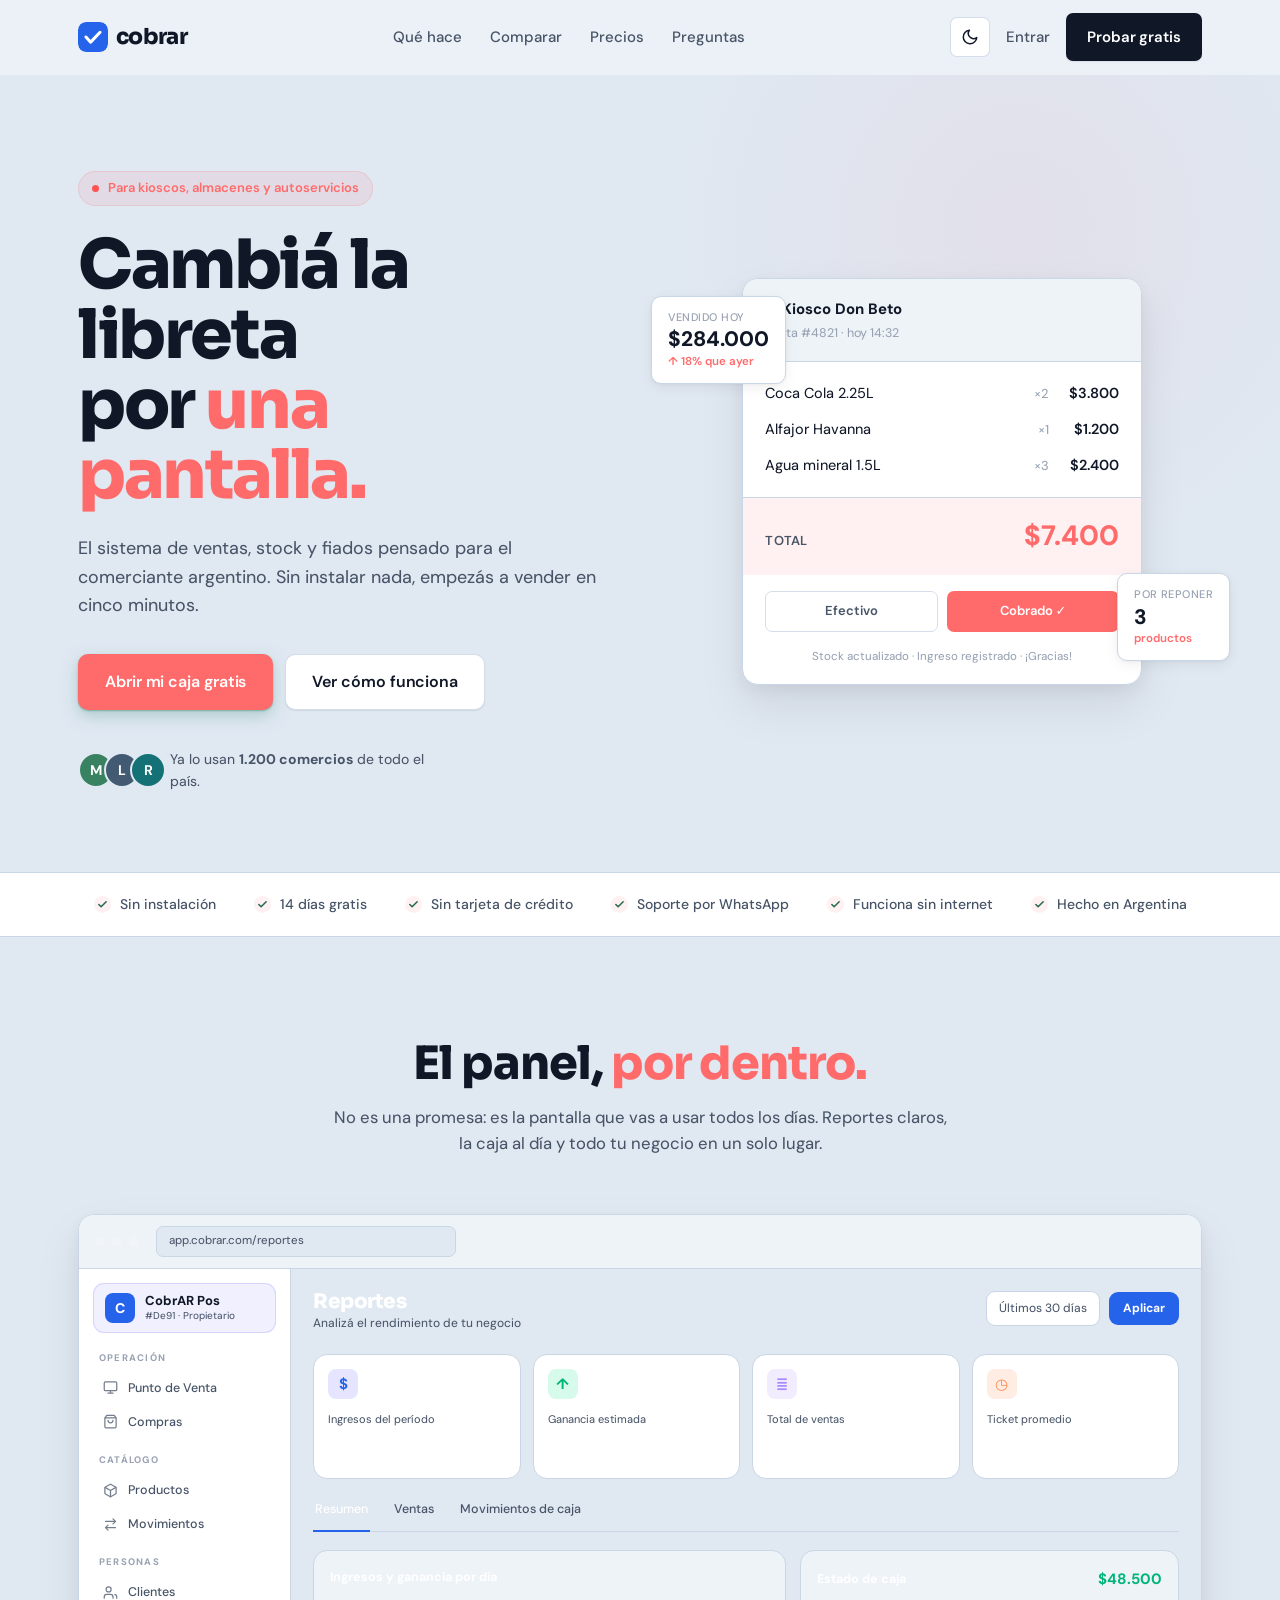
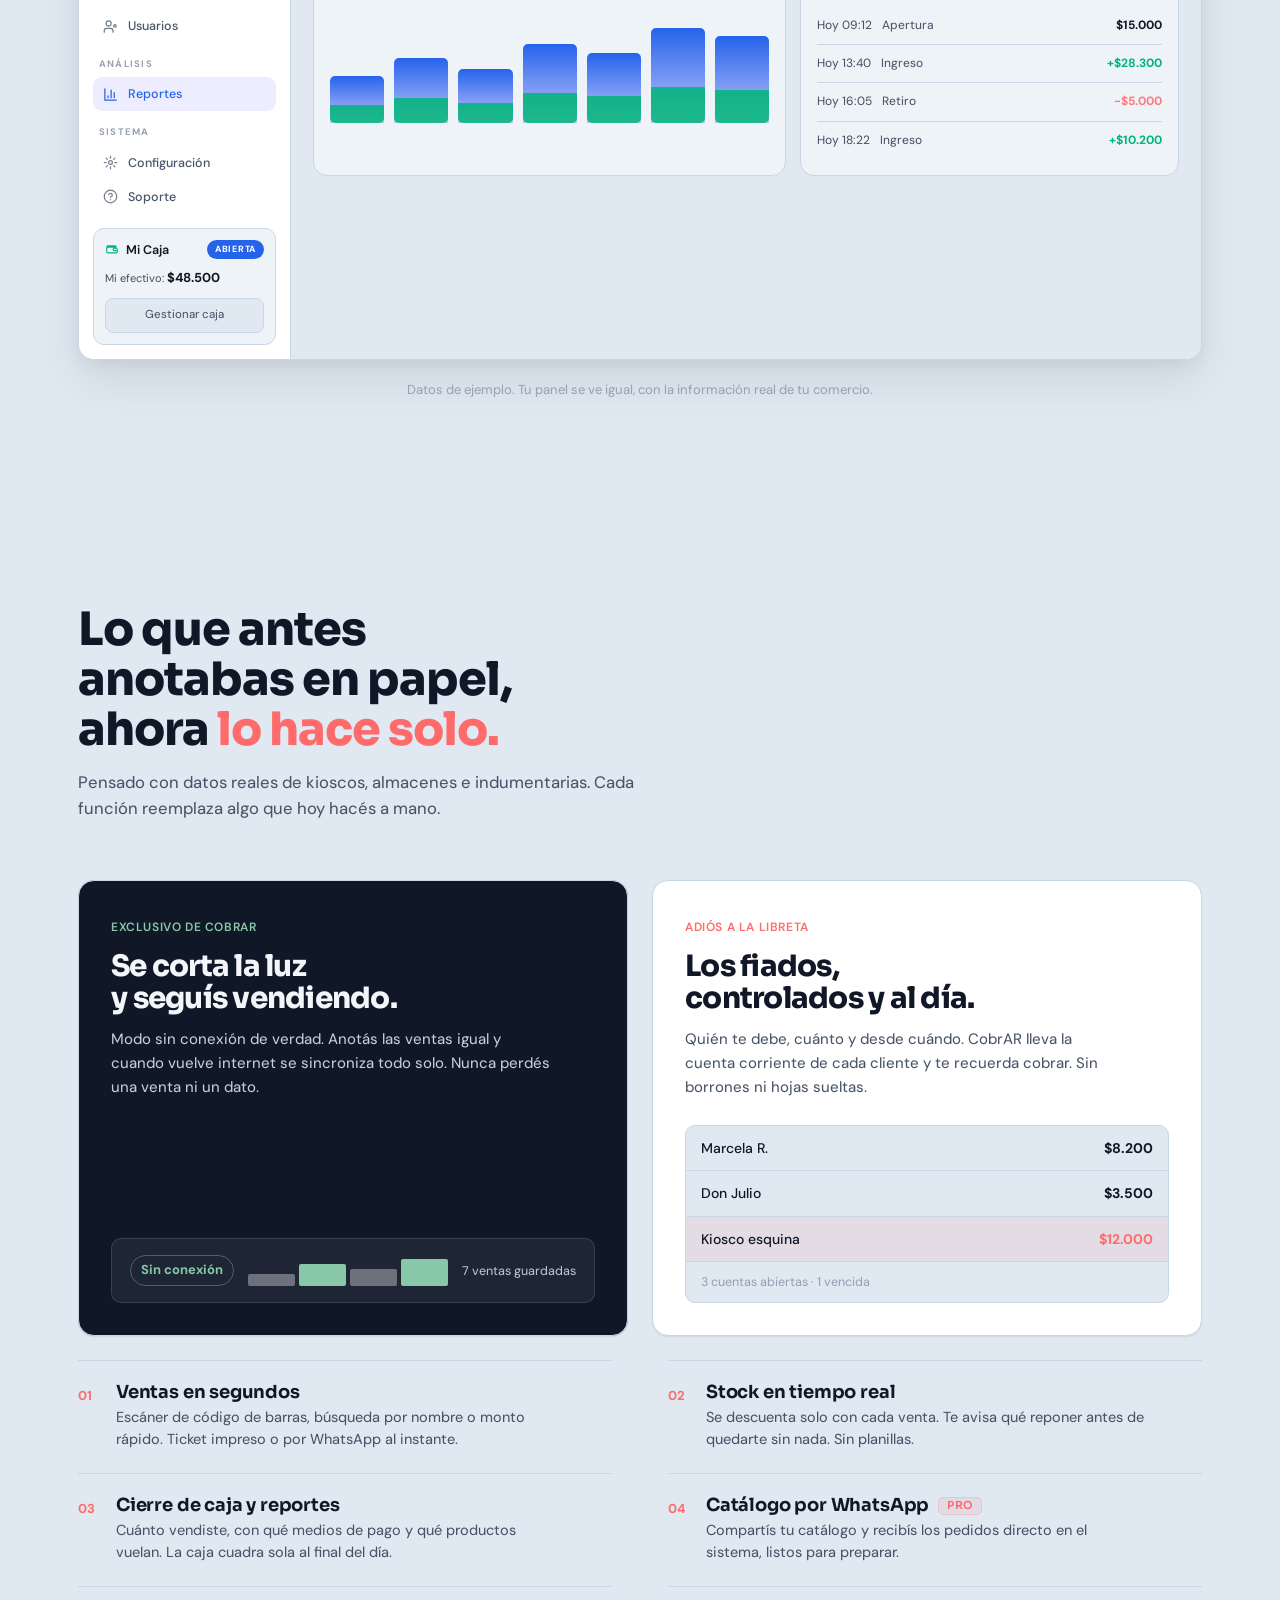
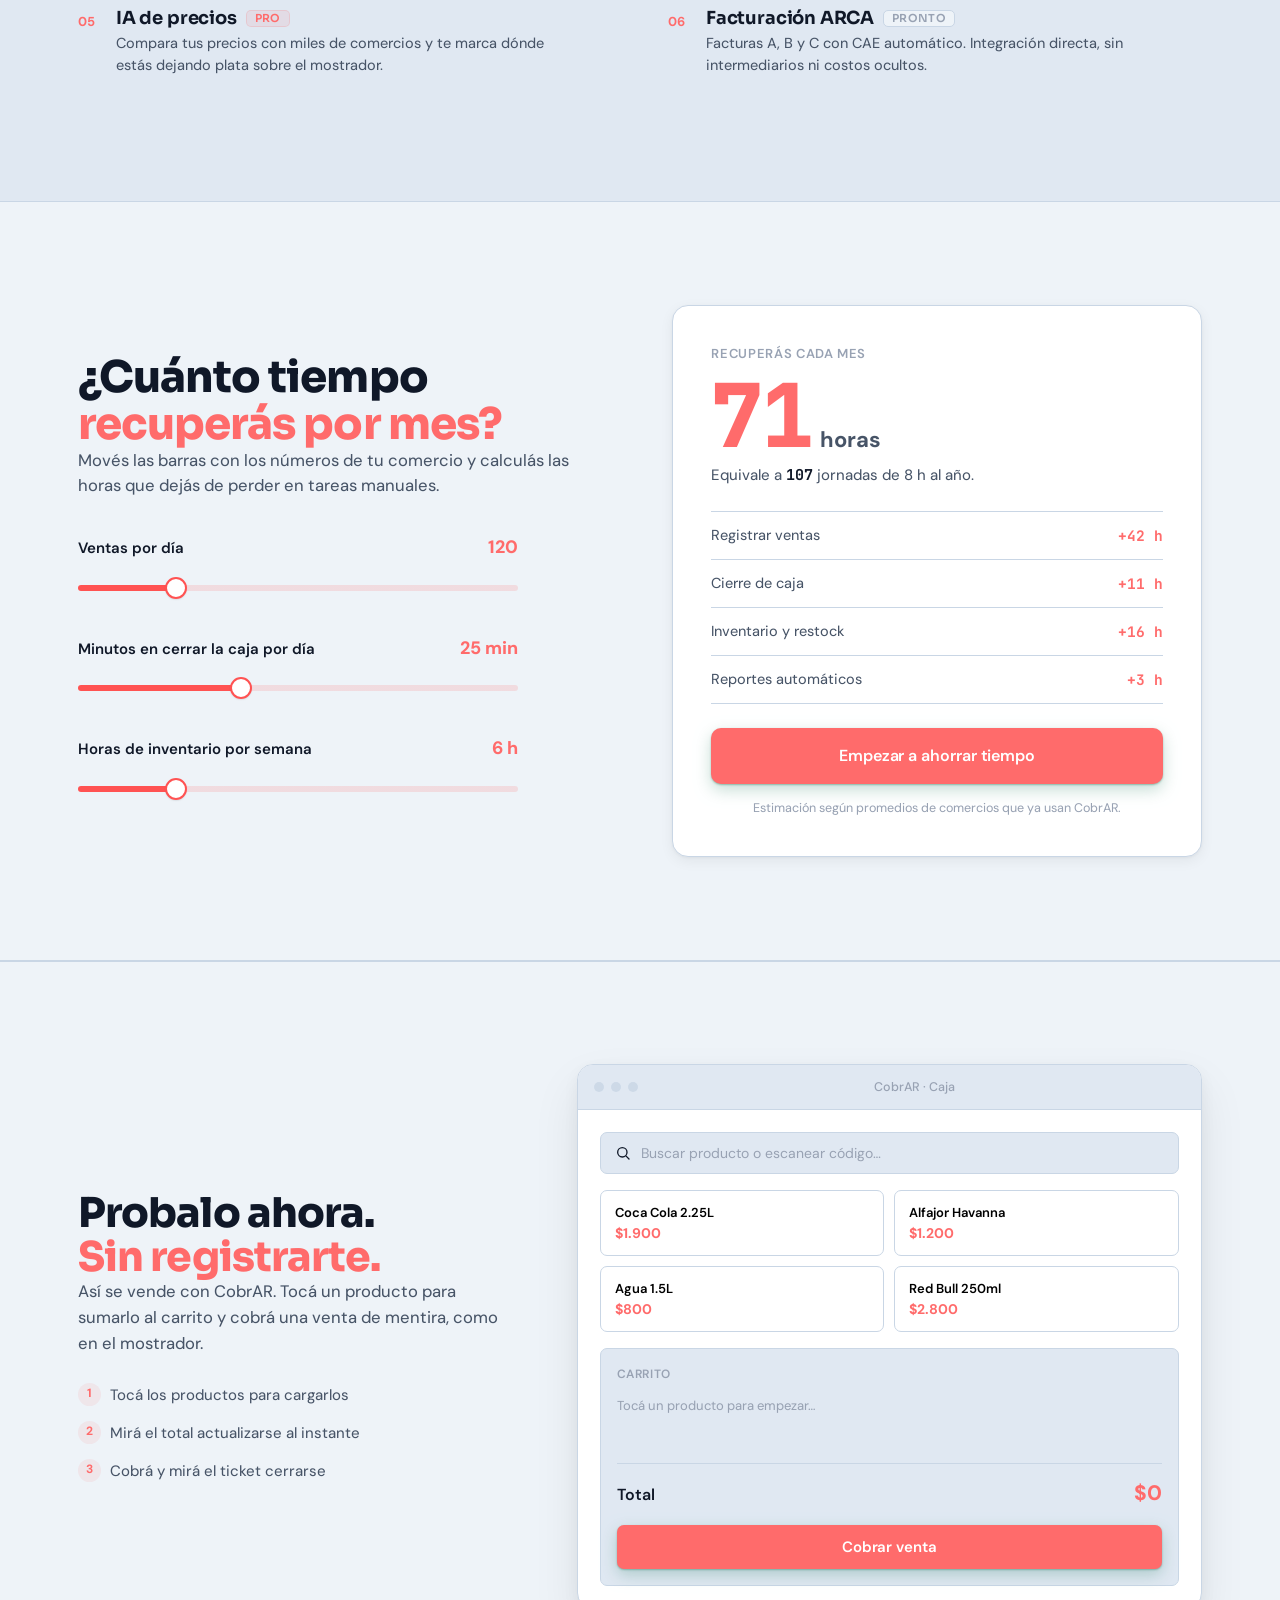
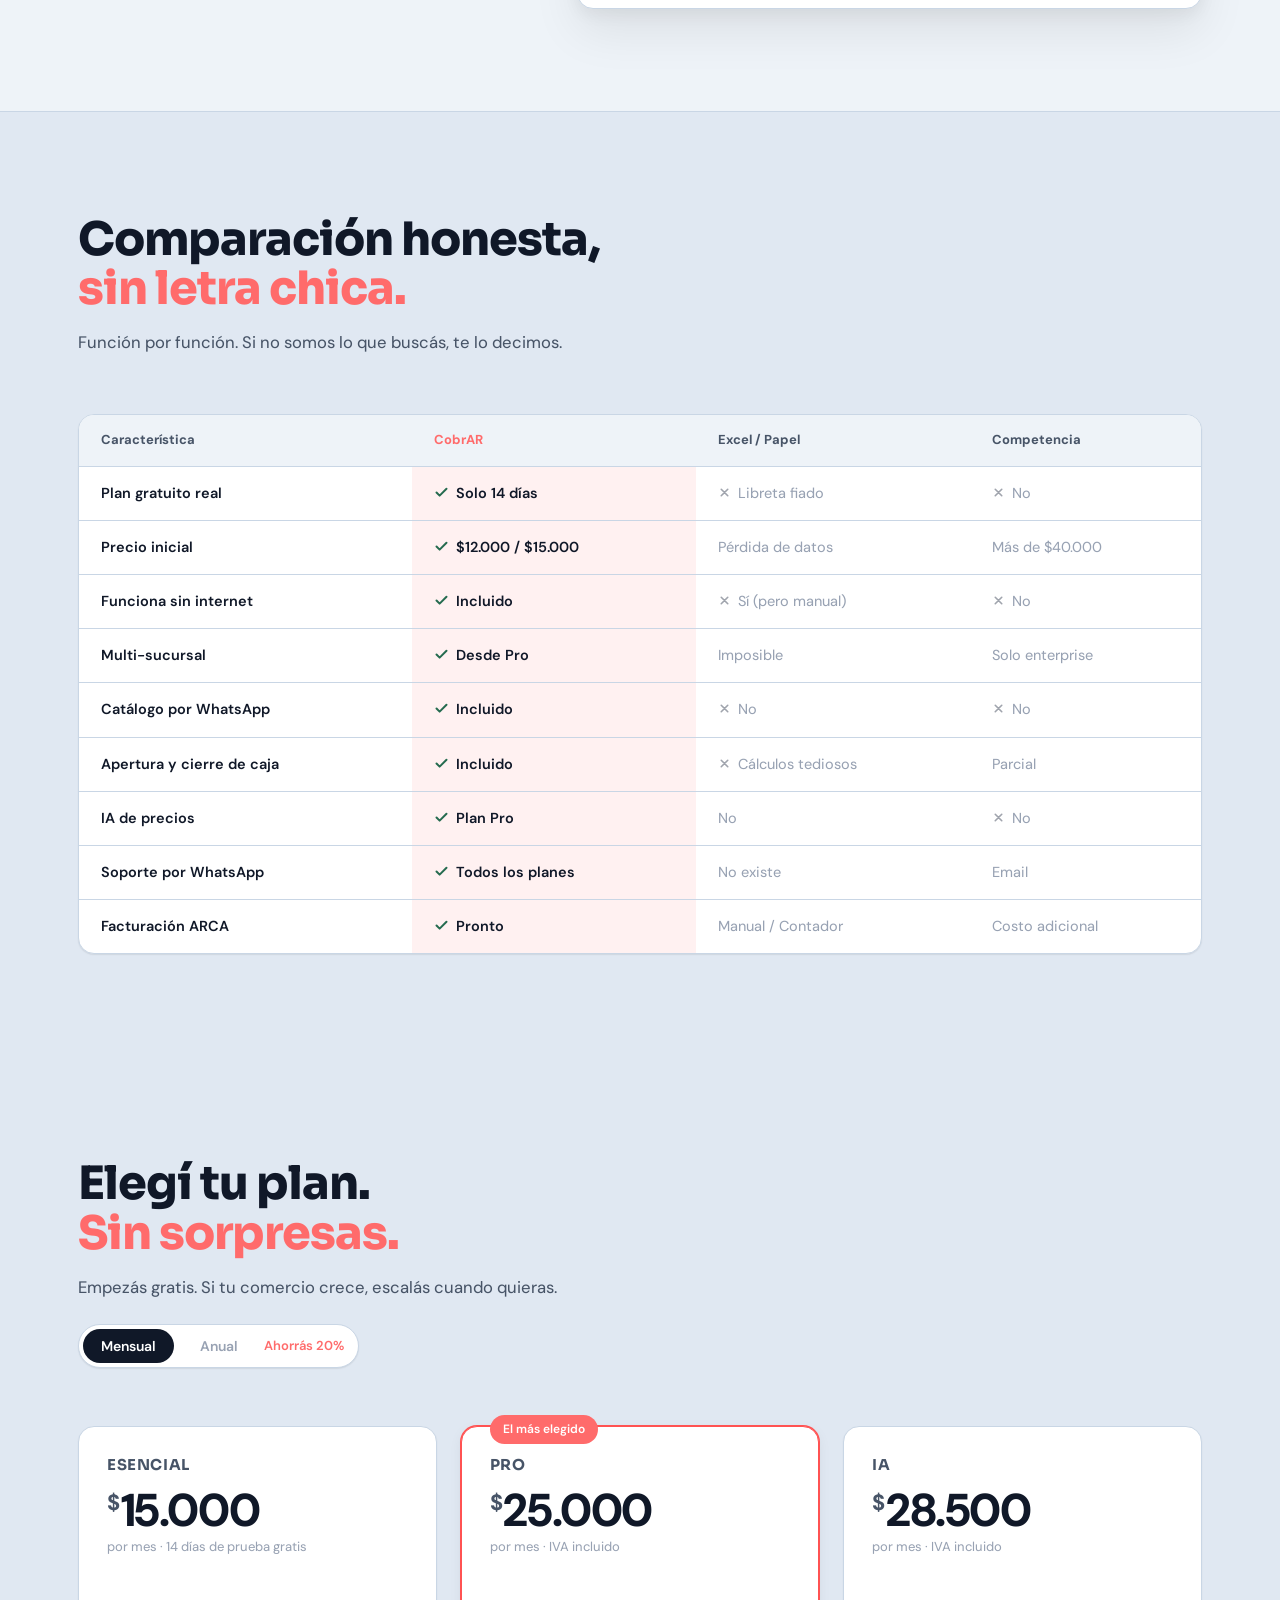
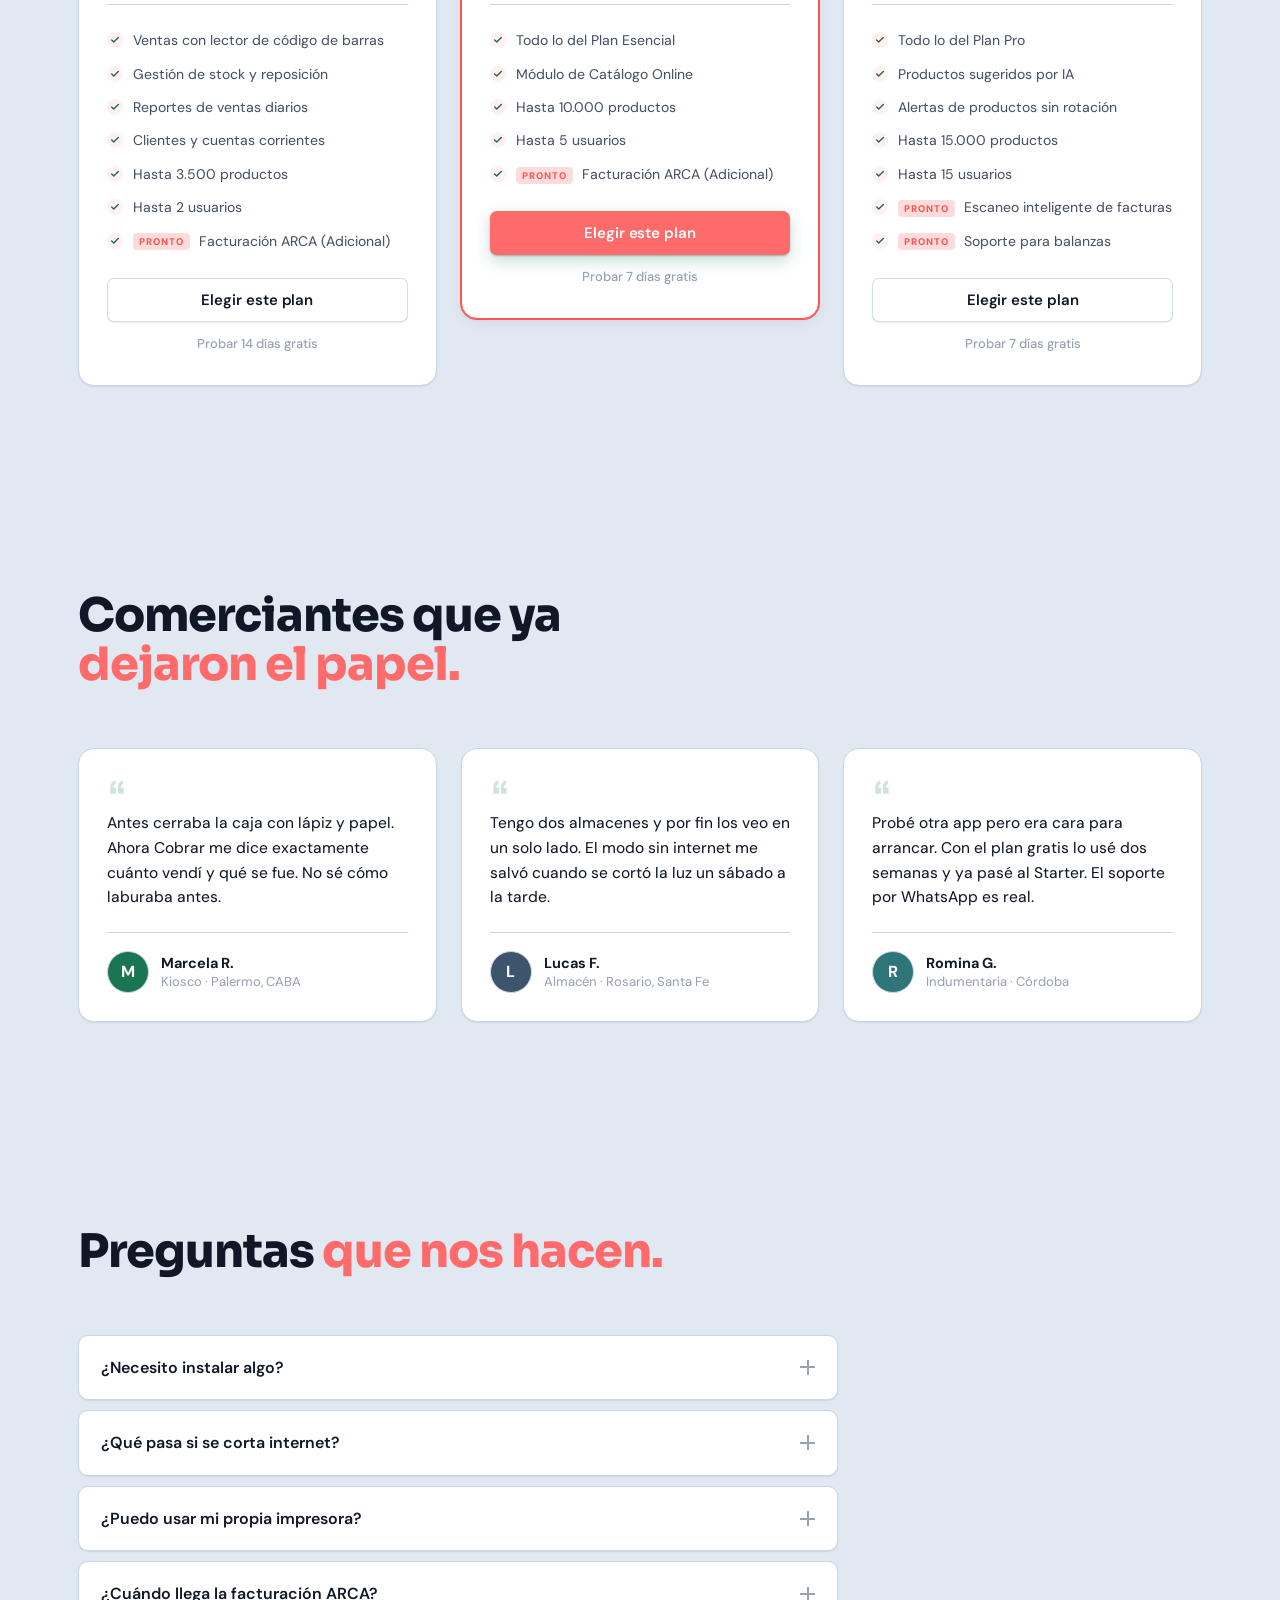
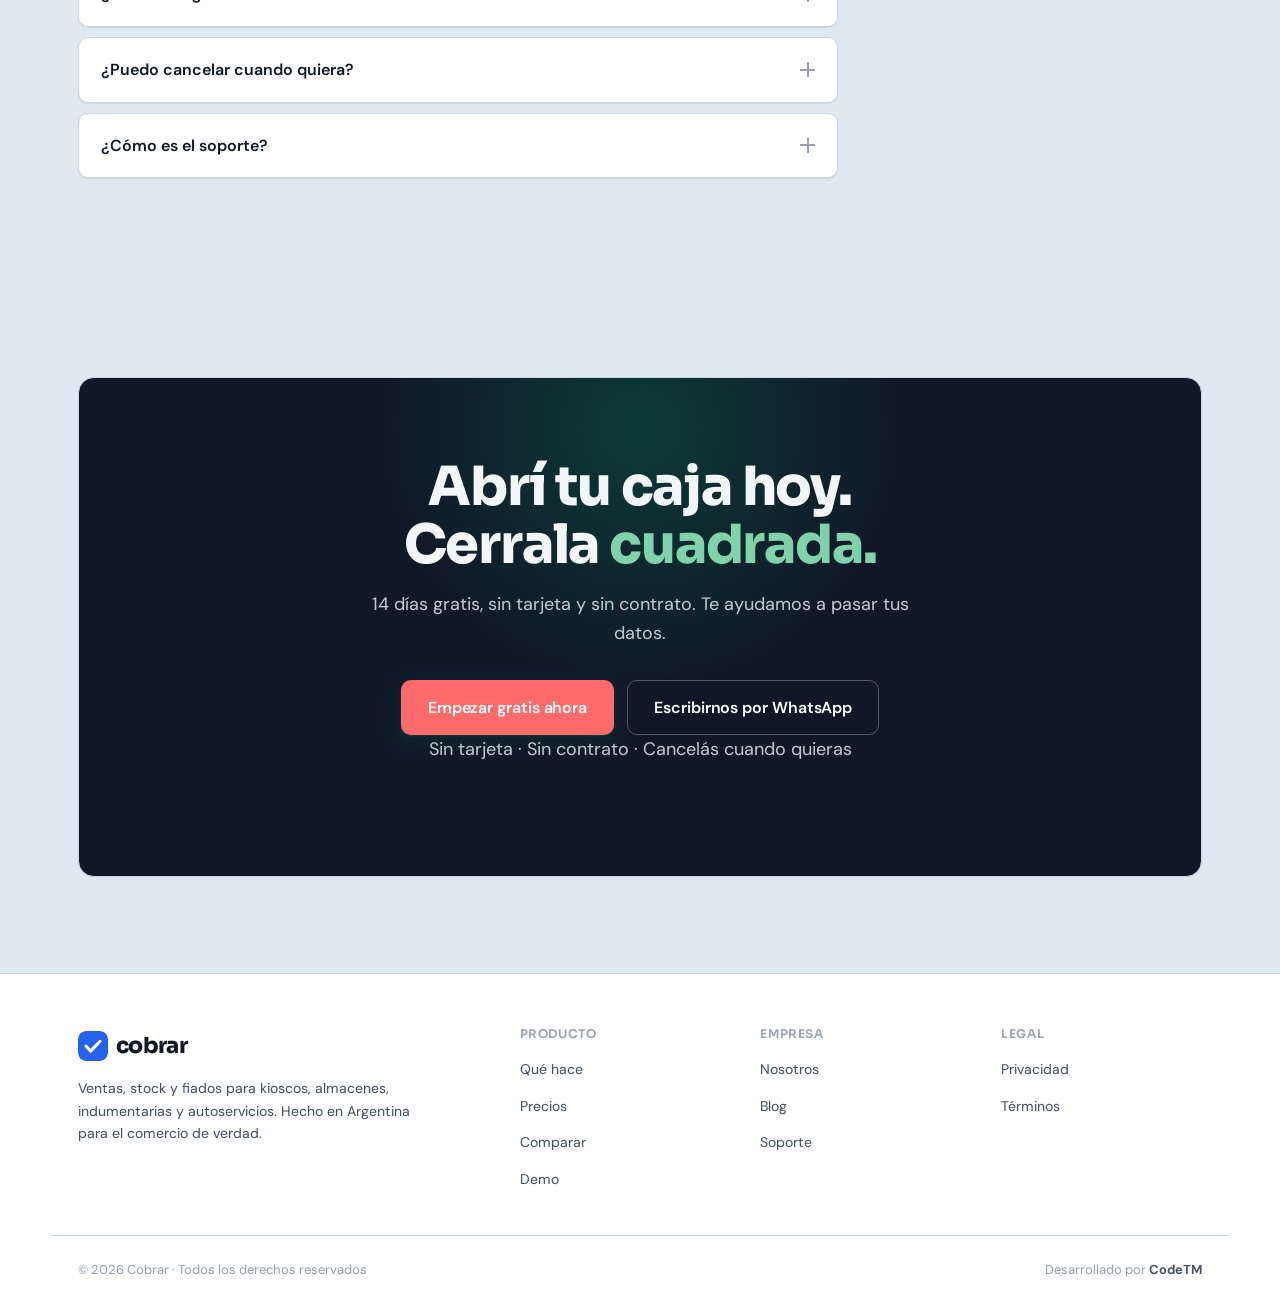
<file: index.html>
<!DOCTYPE html>
<html lang="es">
<head>
<meta charset="UTF-8"/>
<meta name="viewport" content="width=device-width,initial-scale=1.0"/>
<link rel="icon" type="image/svg+xml" href="favicon.svg" />
<script>document.documentElement.className='js'</script>
<title>Cobrar · Ventas, stock y fiados para tu comercio</title>
<meta name="description" content="Cobrar es el sistema de ventas, stock y fiados para kioscos, almacenes y autoservicios argentinos. Registrá cada venta, controlá el stock y cobrá los fiados sin libreta. Andás en 5 minutos."/>
<link href="https://fonts.googleapis.com/css2?family=Sora:wght@400;600;700;800&family=DM+Sans:wght@400;500;600&family=JetBrains+Mono:wght@400;500&display=swap" rel="stylesheet">
<link rel="stylesheet" href="style.css"/>
</head>
<body>

<!-- NAV -->
<header id="nav">
<div class="wrap nav-inner">
  <a href="#" class="logo" aria-label="Cobrar, inicio">
    <div style="display:flex; align-items:center; justify-content:center; width:30px; height:30px; border-radius:8px; overflow:hidden;">
      <svg width="30" height="30" viewBox="0 0 64 64" fill="none">
        <rect width="64" height="64" rx="17" fill="#2563EB"/>
        <polyline points="17,32 27,43 47,22" stroke="white" stroke-width="6.5" stroke-linecap="round" stroke-linejoin="round"/>
      </svg>
    </div>
    <span class="logo-name" style="font-family:var(--font-display); text-transform:lowercase; font-size:22px; margin-left:-2px;">cobrar</span>
  </a>
  <nav class="nav-links" aria-label="Secciones">
    <a href="#features">Qué hace</a>
    <a href="#compare">Comparar</a>
    <a href="#pricing">Precios</a>
    <a href="#faq">Preguntas</a>
  </nav>
  <div class="nav-ctas">
    <button id="themeToggle" class="btn-theme" aria-label="Cambiar tema" type="button">
      <svg class="icon-moon" viewBox="0 0 24 24"><path d="M21 12.79A9 9 0 1 1 11.21 3 7 7 0 0 0 21 12.79z"></path></svg>
      <svg class="icon-sun" viewBox="0 0 24 24"><circle cx="12" cy="12" r="5"></circle><line x1="12" y1="1" x2="12" y2="3"></line><line x1="12" y1="21" x2="12" y2="23"></line><line x1="4.22" y1="4.22" x2="5.64" y2="5.64"></line><line x1="18.36" y1="18.36" x2="19.78" y2="19.78"></line><line x1="1" y1="12" x2="3" y2="12"></line><line x1="21" y1="12" x2="23" y2="12"></line><line x1="4.22" y1="19.78" x2="5.64" y2="18.36"></line><line x1="18.36" y1="5.64" x2="19.78" y2="4.22"></line></svg>
    </button>
    <a href="https://cobrar-app-phi.vercel.app/login" class="link-in">Entrar</a>
    <a href="https://cobrar-app-phi.vercel.app/login" class="btn btn-ink">Probar gratis</a>
  </div>
</div>
</header>

<!-- HERO -->
<section class="hero">
<div class="wrap hero-grid">
  <div class="hero-copy">
    <p class="eyebrow"><span class="dot"></span> Para kioscos, almacenes y autoservicios</p>
    <h1>Cambiá la libreta<br/>por <span class="accent">una pantalla.</span></h1>
    <p class="lead">El sistema de ventas, stock y fiados pensado para el comerciante argentino. Sin instalar nada, empezás a vender en cinco minutos.</p>
    <div class="hero-btns">
      <a href="https://cobrar-app-phi.vercel.app/login" class="btn btn-orange btn-lg">Abrir mi caja gratis</a>
      <a href="#demo" class="btn btn-ghost btn-lg">Ver cómo funciona</a>
    </div>
    <div class="hero-proof">
      <div class="stamps">
        <span class="stamp">M</span>
        <span class="stamp">L</span>
        <span class="stamp">R</span>
      </div>
      <p>Ya lo usan <strong>1.200 comercios</strong> de todo el país.</p>
    </div>
  </div>

  <div class="hero-ticket-area">
    <!-- PRODUCT MOCK: sale summary -->
    <div class="receipt" role="img" aria-label="Resumen de una venta: dos gaseosas, un alfajor y agua, total siete mil cuatrocientos pesos, cobrado.">
      <div class="receipt-head">
        <span class="receipt-shop">Kiosco Don Beto</span>
        <span class="receipt-meta">Venta #4821 · hoy 14:32</span>
      </div>
      <div class="receipt-rows">
        <div class="rr"><span>Coca Cola 2.25L</span><span class="qty">×2</span><span class="amt">3.800</span></div>
        <div class="rr"><span>Alfajor Havanna</span><span class="qty">×1</span><span class="amt">1.200</span></div>
        <div class="rr"><span>Agua mineral 1.5L</span><span class="qty">×3</span><span class="amt">2.400</span></div>
      </div>
      <div class="receipt-total">
        <span>TOTAL</span>
        <span class="rt-amt">$7.400</span>
      </div>
      <div class="receipt-pay">
        <span class="pay-chip">Efectivo</span>
        <span class="pay-chip done">Cobrado ✓</span>
      </div>
      <div class="receipt-foot">Stock actualizado · Ingreso registrado · ¡Gracias!</div>
    </div>
    <div class="float-note note-sales">
      <span class="fn-lbl">Vendido hoy</span>
      <span class="fn-val">$284.000</span>
      <span class="fn-sub">↑ 18% que ayer</span>
    </div>
    <div class="float-note note-stock">
      <span class="fn-lbl">Por reponer</span>
      <span class="fn-val">3</span>
      <span class="fn-sub">productos</span>
    </div>
  </div>
</div>
</section>

<!-- TRUST STRIP -->
<div class="ticker" aria-label="Beneficios">
  <div class="ticker-track">
    <span>Sin instalación</span>
    <span>14 días gratis</span>
    <span>Sin tarjeta de crédito</span>
    <span>Soporte por WhatsApp</span>
    <span>Funciona sin internet</span>
    <span>Hecho en Argentina</span>
  </div>
</div>

<!-- PANEL PREVIEW -->
<section class="panel-section" id="panel">
<div class="wrap">
  <header class="sec-head" data-reveal>
    <h2>El panel, <span class="hl">por dentro.</span></h2>
    <p class="sec-sub">No es una promesa: es la pantalla que vas a usar todos los días. Reportes claros, la caja al día y todo tu negocio en un solo lugar.</p>
  </header>

  <div class="panel-window" data-reveal role="img" aria-label="Vista del panel de CobrAR en la pantalla de Reportes: ingresos del período, ganancia estimada, total de ventas y ticket promedio, con un gráfico de ingresos por día y el estado de caja.">
    <div class="panel-chrome">
      <span class="pc-dot"></span><span class="pc-dot"></span><span class="pc-dot"></span>
      <div class="panel-url">app.cobrar.com/reportes</div>
    </div>
    <div class="panel-app">
      <aside class="panel-side">
        <div class="ps-brand">
          <div class="ps-brand-logo">C</div>
          <div class="ps-brand-meta"><strong>CobrAR Pos</strong><span>#De91 · Propietario</span></div>
        </div>
        <nav class="ps-nav">
          <div class="ps-group">
            <p>Operación</p>
            <span class="ps-item"><svg viewBox="0 0 24 24"><rect x="2" y="3" width="20" height="14" rx="2"/><path d="M8 21h8M12 17v4"/></svg>Punto de Venta</span>
            <span class="ps-item"><svg viewBox="0 0 24 24"><path d="M6 2 3 6v14a2 2 0 0 0 2 2h14a2 2 0 0 0 2-2V6l-3-4zM3 6h18M16 10a4 4 0 0 1-8 0"/></svg>Compras</span>
          </div>
          <div class="ps-group">
            <p>Catálogo</p>
            <span class="ps-item"><svg viewBox="0 0 24 24"><path d="M21 8a2 2 0 0 0-1-1.73l-7-4a2 2 0 0 0-2 0l-7 4A2 2 0 0 0 3 8v8a2 2 0 0 0 1 1.73l7 4a2 2 0 0 0 2 0l7-4A2 2 0 0 0 21 16Z"/><path d="m3.3 7 8.7 5 8.7-5M12 22V12"/></svg>Productos</span>
            <span class="ps-item"><svg viewBox="0 0 24 24"><path d="m16 3 4 4-4 4M20 7H4M8 21l-4-4 4-4M4 17h16"/></svg>Movimientos</span>
          </div>
          <div class="ps-group">
            <p>Personas</p>
            <span class="ps-item"><svg viewBox="0 0 24 24"><path d="M16 21v-2a4 4 0 0 0-4-4H6a4 4 0 0 0-4 4v2"/><circle cx="9" cy="7" r="4"/><path d="M22 21v-2a4 4 0 0 0-3-3.87"/></svg>Clientes</span>
            <span class="ps-item"><svg viewBox="0 0 24 24"><path d="M16 21v-2a4 4 0 0 0-4-4H6a4 4 0 0 0-4 4v2"/><circle cx="9" cy="7" r="4"/><circle cx="19" cy="11" r="2"/></svg>Usuarios</span>
          </div>
          <div class="ps-group">
            <p>Análisis</p>
            <span class="ps-item active"><svg viewBox="0 0 24 24"><path d="M3 3v18h18M18 17V9M13 17V5M8 17v-3"/></svg>Reportes</span>
          </div>
          <div class="ps-group">
            <p>Sistema</p>
            <span class="ps-item"><svg viewBox="0 0 24 24"><circle cx="12" cy="12" r="3"/><path d="M12 2v3M12 19v3M2 12h3M19 12h3M5 5l2 2M17 17l2 2M19 5l-2 2M7 17l-2 2"/></svg>Configuración</span>
            <span class="ps-item"><svg viewBox="0 0 24 24"><circle cx="12" cy="12" r="10"/><path d="M9.1 9a3 3 0 0 1 5.8 1c0 2-3 3-3 3M12 17h.01"/></svg>Soporte</span>
          </div>
        </nav>
        <div class="ps-caja">
          <div class="ps-caja-head">
            <span><svg viewBox="0 0 24 24"><path d="M3 7a2 2 0 0 1 2-2h12a2 2 0 0 1 2 2v0H5a2 2 0 0 0-2 2v6a2 2 0 0 0 2 2h14a2 2 0 0 0 2-2v-4a2 2 0 0 0-2-2h-3a2 2 0 0 0 0 4h3"/></svg> Mi Caja</span>
            <span class="ps-badge">Abierta</span>
          </div>
          <div class="ps-caja-amt">Mi efectivo: <strong>$48.500</strong></div>
          <div class="ps-caja-btn">Gestionar caja</div>
        </div>
      </aside>

      <main class="panel-main">
        <div class="pm-head">
          <div><h3>Reportes</h3><p>Analizá el rendimiento de tu negocio</p></div>
          <div class="pm-actions"><span class="pm-chip">Últimos 30 días</span><span class="pm-btn">Aplicar</span></div>
        </div>
        <div class="pm-stats">
          <div class="pm-stat"><span class="pm-ic ic-indigo">$</span><p>Ingresos del período</p><strong>$1.284.500</strong></div>
          <div class="pm-stat"><span class="pm-ic ic-green">↑</span><p>Ganancia estimada</p><strong>$385.350</strong></div>
          <div class="pm-stat"><span class="pm-ic ic-purple">≣</span><p>Total de ventas</p><strong>1.842</strong></div>
          <div class="pm-stat"><span class="pm-ic ic-orange">◷</span><p>Ticket promedio</p><strong>$697</strong></div>
        </div>
        <div class="pm-tabs"><span class="active">Resumen</span><span>Ventas</span><span>Movimientos de caja</span></div>
        <div class="pm-grid">
          <div class="pm-card pm-chart">
            <div class="pmc-head">Ingresos y ganancia por día</div>
            <div class="pm-bars">
              <i style="--h:42%"></i><i style="--h:58%"></i><i style="--h:48%"></i><i style="--h:71%"></i>
              <i style="--h:63%"></i><i style="--h:85%"></i><i style="--h:78%"></i>
            </div>
          </div>
          <div class="pm-card">
            <div class="pmc-head">Estado de caja <strong class="green">$48.500</strong></div>
            <ul class="pm-rows">
              <li><span>Hoy 09:12</span><span>Apertura</span><span class="amt">$15.000</span></li>
              <li><span>Hoy 13:40</span><span>Ingreso</span><span class="amt up">+$28.300</span></li>
              <li><span>Hoy 16:05</span><span>Retiro</span><span class="amt down">−$5.000</span></li>
              <li><span>Hoy 18:22</span><span>Ingreso</span><span class="amt up">+$10.200</span></li>
            </ul>
          </div>
        </div>
      </main>
    </div>
  </div>
  <p class="panel-foot" data-reveal>Datos de ejemplo. Tu panel se ve igual, con la información real de tu comercio.</p>
</div>
</section>

<!-- FEATURES -->
<section class="features" id="features">
<div class="wrap">
  <header class="sec-head" data-reveal>
    <h2>Lo que antes anotabas en papel,<br/>ahora <span class="hl">lo hace solo.</span></h2>
    <p class="sec-sub">Pensado con datos reales de kioscos, almacenes e indumentarias. Cada función reemplaza algo que hoy hacés a mano.</p>
  </header>

  <!-- SPOTLIGHTS -->
  <div class="spots">
    <article class="spot spot-blue" data-reveal>
      <div class="spot-text">
        <span class="spot-kicker">Exclusivo de CobrAR</span>
        <h3>Se corta la luz<br/>y seguís vendiendo.</h3>
        <p>Modo sin conexión de verdad. Anotás las ventas igual y cuando vuelve internet se sincroniza todo solo. Nunca perdés una venta ni un dato.</p>
      </div>
      <div class="spot-art offline-art" aria-hidden="true">
        <span class="off-bolt">Sin conexión</span>
        <div class="off-bars"><i></i><i></i><i></i><i></i></div>
        <span class="off-tag">7 ventas guardadas</span>
      </div>
    </article>

    <article class="spot spot-orange" data-reveal>
      <div class="spot-text">
        <span class="spot-kicker">Adiós a la libreta</span>
        <h3>Los fiados,<br/>controlados y al día.</h3>
        <p>Quién te debe, cuánto y desde cuándo. CobrAR lleva la cuenta corriente de cada cliente y te recuerda cobrar. Sin borrones ni hojas sueltas.</p>
      </div>
      <div class="spot-art fiados-art" aria-hidden="true">
        <div class="debt"><span>Marcela R.</span><span class="debt-amt">$8.200</span></div>
        <div class="debt"><span>Don Julio</span><span class="debt-amt">$3.500</span></div>
        <div class="debt overdue"><span>Kiosco esquina</span><span class="debt-amt">$12.000</span></div>
        <span class="debt-note">3 cuentas abiertas · 1 vencida</span>
      </div>
    </article>
  </div>

  <!-- INDEX LIST -->
  <ol class="feat-index" data-reveal>
    <li>
      <span class="fi-num">01</span>
      <div><h4>Ventas en segundos</h4><p>Escáner de código de barras, búsqueda por nombre o monto rápido. Ticket impreso o por WhatsApp al instante.</p></div>
    </li>
    <li>
      <span class="fi-num">02</span>
      <div><h4>Stock en tiempo real</h4><p>Se descuenta solo con cada venta. Te avisa qué reponer antes de quedarte sin nada. Sin planillas.</p></div>
    </li>
    <li>
      <span class="fi-num">03</span>
      <div><h4>Cierre de caja y reportes</h4><p>Cuánto vendiste, con qué medios de pago y qué productos vuelan. La caja cuadra sola al final del día.</p></div>
    </li>
    <li>
      <span class="fi-num">04</span>
      <div><h4>Catálogo por WhatsApp <span class="tag tag-pro">Pro</span></h4><p>Compartís tu catálogo y recibís los pedidos directo en el sistema, listos para preparar.</p></div>
    </li>
    <li>
      <span class="fi-num">05</span>
      <div><h4>IA de precios <span class="tag tag-pro">Pro</span></h4><p>Compara tus precios con miles de comercios y te marca dónde estás dejando plata sobre el mostrador.</p></div>
    </li>
    <li>
      <span class="fi-num">06</span>
      <div><h4>Facturación ARCA <span class="tag tag-soon">Pronto</span></h4><p>Facturas A, B y C con CAE automático. Integración directa, sin intermediarios ni costos ocultos.</p></div>
    </li>
  </ol>
</div>
</section>

<!-- TIME SAVED CALCULATOR -->
<section class="calc-section" id="ahorro">
<div class="wrap calc-grid">
  <div class="calc-intro" data-reveal>
    <h2>¿Cuánto tiempo<br/><span class="hl">recuperás por mes?</span></h2>
    <p class="sec-sub">Movés las barras con los números de tu comercio y calculás las horas que dejás de perder en tareas manuales.</p>
    <div class="calc-controls">
      <div class="calc-field">
        <label for="rngVentas">Ventas por día <output id="outVentas">120</output></label>
        <input type="range" id="rngVentas" class="slider" min="20" max="500" step="10" value="120" aria-label="Ventas por día"/>
      </div>
      <div class="calc-field">
        <label for="rngCierre">Minutos en cerrar la caja por día <output id="outCierre">25</output></label>
        <input type="range" id="rngCierre" class="slider" min="5" max="60" step="5" value="25" aria-label="Minutos en cerrar la caja por día"/>
      </div>
      <div class="calc-field">
        <label for="rngStock">Horas de inventario por semana <output id="outStock">6</output></label>
        <input type="range" id="rngStock" class="slider" min="1" max="25" step="1" value="6" aria-label="Horas de inventario por semana"/>
      </div>
    </div>
  </div>

  <div class="calc-result" data-reveal aria-live="polite">
    <p class="cr-label">Recuperás cada mes</p>
    <p class="cr-hours"><span id="crHours" class="num">71</span><span class="cr-unit">horas</span></p>
    <p class="cr-year">Equivale a <strong id="crDays" class="num">106</strong> jornadas de 8 h al año.</p>
    <ul class="cr-breakdown">
      <li><span>Registrar ventas</span><span class="num" id="brVentas">+42 h</span></li>
      <li><span>Cierre de caja</span><span class="num" id="brCierre">+11 h</span></li>
      <li><span>Inventario y restock</span><span class="num" id="brStock">+16 h</span></li>
      <li><span>Reportes automáticos</span><span class="num" id="brRep">+3 h</span></li>
    </ul>
    <a href="https://cobrar-app-phi.vercel.app/login" class="btn btn-orange btn-lg cr-cta">Empezar a ahorrar tiempo</a>
    <p class="cr-fine">Estimación según promedios de comercios que ya usan CobrAR.</p>
  </div>
</div>
</section>

<!-- DEMO -->
<section class="demo" id="demo">
<div class="wrap demo-grid">
  <div class="demo-intro" data-reveal>
    <h2>Probalo ahora.<br/><span class="hl">Sin registrarte.</span></h2>
    <p class="sec-sub">Así se vende con CobrAR. Tocá un producto para sumarlo al carrito y cobrá una venta de mentira, como en el mostrador.</p>
    <ul class="demo-points">
      <li>Tocá los productos para cargarlos</li>
      <li>Mirá el total actualizarse al instante</li>
      <li>Cobrá y mirá el ticket cerrarse</li>
    </ul>
  </div>

  <div class="terminal" data-reveal>
    <div class="terminal-bar">
      <span class="td r"></span><span class="td y"></span><span class="td g"></span>
      <span class="terminal-title">CobrAR · Caja</span>
    </div>
    <div class="terminal-screen" id="demoScreen">
      <div class="demo-search"><svg width="16" height="16" viewBox="0 0 24 24" fill="none" stroke="currentColor" stroke-width="2" stroke-linecap="round" aria-hidden="true"><circle cx="11" cy="11" r="7"/><path d="m21 21-4.3-4.3"/></svg><input type="text" placeholder="Buscar producto o escanear código…" readonly aria-label="Buscar producto"/></div>
      <div class="demo-prods">
        <button class="dprod" type="button" onclick="addToCart('Coca Cola 2.25L',1900)"><span class="dp-name">Coca Cola 2.25L</span><span class="dp-price">$1.900</span></button>
        <button class="dprod" type="button" onclick="addToCart('Alfajor Havanna',1200)"><span class="dp-name">Alfajor Havanna</span><span class="dp-price">$1.200</span></button>
        <button class="dprod" type="button" onclick="addToCart('Agua 1.5L',800)"><span class="dp-name">Agua 1.5L</span><span class="dp-price">$800</span></button>
        <button class="dprod" type="button" onclick="addToCart('Red Bull 250ml',2800)"><span class="dp-name">Red Bull 250ml</span><span class="dp-price">$2.800</span></button>
      </div>
      <div class="demo-cart">
        <div class="demo-cart-head">Carrito</div>
        <div class="demo-cart-items" id="cartItems"><span class="cart-empty">Tocá un producto para empezar…</span></div>
        <div class="demo-total"><span>Total</span><span class="demo-total-val" id="demoTotal">$0</span></div>
        <button class="btn btn-orange demo-cobrar" id="cobrarBtn" type="button" onclick="cobrar()">Cobrar venta</button>
      </div>
    </div>
    <div class="terminal-screen success" id="demoSuccess" hidden>
      <div class="success-mark">✓</div>
      <p class="success-txt">¡Venta registrada!</p>
      <p class="success-sub">Ticket #4822 · Stock actualizado · Ingreso anotado</p>
      <button class="btn btn-ghost" type="button" onclick="resetDemo()">Hacer otra venta</button>
    </div>
  </div>
</div>
</section>

<!-- COMPARE -->
<section class="compare" id="compare">
<div class="wrap">
  <header class="sec-head" data-reveal>
    <h2>Comparación honesta,<br/><span class="hl">sin letra chica.</span></h2>
    <p class="sec-sub">Función por función. Si no somos lo que buscás, te lo decimos.</p>
  </header>
  <div class="table-scroll" data-reveal>
    <table class="compare-table">
      <thead>
        <tr>
          <th scope="col">Característica</th>
          <th scope="col" class="us">CobrAR</th>
          <th scope="col">Excel / Papel</th>
          <th scope="col">Competencia</th>
        </tr>
      </thead>
      <tbody>
        <tr><th scope="row">Plan gratuito real</th><td class="us-col yes">Solo 14 días</td><td class="no">Libreta fiado</td><td class="no">No</td></tr>
        <tr><th scope="row">Precio inicial</th><td class="us-col yes">$12.000 / $15.000</td><td>Pérdida de datos</td><td>Más de $40.000</td></tr>
        <tr><th scope="row">Funciona sin internet</th><td class="us-col yes">Incluido</td><td class="no">Sí (pero manual)</td><td class="no">No</td></tr>
        <tr><th scope="row">Multi-sucursal</th><td class="us-col yes">Desde Pro</td><td>Imposible</td><td>Solo enterprise</td></tr>
        <tr><th scope="row">Catálogo por WhatsApp</th><td class="us-col yes">Incluido</td><td class="no">No</td><td class="no">No</td></tr>
        <tr><th scope="row">Apertura y cierre de caja</th><td class="us-col yes">Incluido</td><td class="no">Cálculos tediosos</td><td>Parcial</td></tr>
        <tr><th scope="row">IA de precios</th><td class="us-col yes">Plan Pro</td><td>No</td><td class="no">No</td></tr>
        <tr><th scope="row">Soporte por WhatsApp</th><td class="us-col yes">Todos los planes</td><td>No existe</td><td>Email</td></tr>
        <tr><th scope="row">Facturación ARCA</th><td class="us-col yes">Pronto</td><td>Manual / Contador</td><td>Costo adicional</td></tr>
      </tbody>
    </table>
  </div>
</div>
</section>

<!-- PRICING -->
<section class="pricing" id="pricing">
<div class="wrap">
  <header class="sec-head" data-reveal>
    <h2>Elegí tu plan.<br/><span class="hl">Sin sorpresas.</span></h2>
    <p class="sec-sub">Empezás gratis. Si tu comercio crece, escalás cuando quieras.</p>
    <div class="toggle">
      <button class="toggle-btn active" id="btnMensual" type="button" onclick="setToggle('mensual')">Mensual</button>
      <button class="toggle-btn" id="btnAnual" type="button" onclick="setToggle('anual')">Anual</button>
      <span class="toggle-save">Ahorrás 20%</span>
    </div>
  </header>

  <div class="tags" data-reveal>
    <article class="ptag">
      <span class="ptag-hole"></span>
      <h3 class="ptag-name">Esencial</h3>
      <div class="ptag-price"><sup>$</sup><span class="plan-p" data-m="15000" data-a="12000">15.000</span></div>
      <p class="ptag-period">por mes · 14 días de prueba gratis<br><span class="plan-yearly-lbl" data-total="144000"></span></p>
      <p class="ptag-old plan-old-price" data-m="" data-a="$15.000/mes"></p>
      <ul class="ptag-feats">
        <li>Ventas con lector de código de barras</li>
        <li>Gestión de stock y reposición</li>
        <li>Reportes de ventas diarios</li>
        <li>Clientes y cuentas corrientes</li>
        <li>Hasta 3.500 productos</li>
        <li>Hasta 2 usuarios</li>
        <li><span class="tag-pronto">Pronto</span> Facturación ARCA (Adicional)</li>
      </ul>
      <button class="btn btn-ghost ptag-cta" type="button" onclick="openCheckout('esencial')">Elegir este plan</button>
      <p class="plan-trial">Probar 14 días gratis</p>
    </article>

    <article class="ptag featured">
      <span class="ptag-hole"></span>
      <span class="ptag-badge">El más elegido</span>
      <h3 class="ptag-name">Pro</h3>
      <div class="ptag-price"><sup>$</sup><span class="plan-p" data-m="25000" data-a="20000">25.000</span></div>
      <p class="ptag-period">por mes · IVA incluido<br><span class="plan-yearly-lbl" data-total="240000"></span></p>
      <p class="ptag-old plan-old-price" data-m="" data-a="$25.000/mes"></p>
      <ul class="ptag-feats">
        <li>Todo lo del Plan Esencial</li>
        <li>Módulo de Catálogo Online</li>
        <li>Hasta 10.000 productos</li>
        <li>Hasta 5 usuarios</li>
        <li><span class="tag-pronto">Pronto</span> Facturación ARCA (Adicional)</li>
      </ul>
      <button class="btn btn-orange ptag-cta" type="button" onclick="openCheckout('pro')">Elegir este plan</button>
      <p class="plan-trial">Probar 7 días gratis</p>
    </article>

    <article class="ptag">
      <span class="ptag-hole"></span>
      <h3 class="ptag-name">IA</h3>
      <div class="ptag-price"><sup>$</sup><span class="plan-p" data-m="28500" data-a="22800">28.500</span></div>
      <p class="ptag-period">por mes · IVA incluido<br><span class="plan-yearly-lbl" data-total="273600"></span></p>
      <p class="ptag-old plan-old-price" data-m="" data-a="$28.500/mes"></p>
      <ul class="ptag-feats">
        <li>Todo lo del Plan Pro</li>
        <li>Productos sugeridos por IA</li>
        <li>Alertas de productos sin rotación</li>
        <li>Hasta 15.000 productos</li>
        <li>Hasta 15 usuarios</li>
        <li><span class="tag-pronto">Pronto</span> Escaneo inteligente de facturas</li>
        <li><span class="tag-pronto">Pronto</span> Soporte para balanzas</li>
      </ul>
      <button class="btn btn-ghost ptag-cta" type="button" onclick="openCheckout('ia')">Elegir este plan</button>
      <p class="plan-trial">Probar 7 días gratis</p>
    </article>
  </div>
</div>
</section>

<!-- TESTIMONIALS -->
<section class="quotes">
<div class="wrap">
  <header class="sec-head" data-reveal>
    <h2>Comerciantes que ya<br/><span class="hl">dejaron el papel.</span></h2>
  </header>
  <div class="notes">
    <figure class="note" data-reveal>
      <blockquote>Antes cerraba la caja con lápiz y papel. Ahora Cobrar me dice exactamente cuánto vendí y qué se fue. No sé cómo laburaba antes.</blockquote>
      <figcaption><span class="note-av" style="--av:oklch(0.50 0.10 162)">M</span><span><strong>Marcela R.</strong>Kiosco · Palermo, CABA</span></figcaption>
    </figure>
    <figure class="note" data-reveal>
      <blockquote>Tengo dos almacenes y por fin los veo en un solo lado. El modo sin internet me salvó cuando se cortó la luz un sábado a la tarde.</blockquote>
      <figcaption><span class="note-av" style="--av:oklch(0.44 0.05 248)">L</span><span><strong>Lucas F.</strong>Almacén · Rosario, Santa Fe</span></figcaption>
    </figure>
    <figure class="note" data-reveal>
      <blockquote>Probé otra app pero era cara para arrancar. Con el plan gratis lo usé dos semanas y ya pasé al Starter. El soporte por WhatsApp es real.</blockquote>
      <figcaption><span class="note-av" style="--av:oklch(0.52 0.07 200)">R</span><span><strong>Romina G.</strong>Indumentaria · Córdoba</span></figcaption>
    </figure>
  </div>
</div>
</section>

<!-- FAQ -->
<section class="faq" id="faq">
<div class="wrap">
  <header class="sec-head" data-reveal>
    <h2>Preguntas <span class="hl">que nos hacen.</span></h2>
  </header>
  <div class="faq-list" data-reveal>
    <details class="faq-item">
      <summary>¿Necesito instalar algo?<span class="faq-mark"></span></summary>
      <div class="faq-a">No. Cobrar funciona 100% desde el navegador, sin descargas. Lo abrís desde el celular, la tablet o la computadora y en cinco minutos estás vendiendo.</div>
    </details>
    <details class="faq-item">
      <summary>¿Qué pasa si se corta internet?<span class="faq-mark"></span></summary>
      <div class="faq-a">Seguís vendiendo igual. Cobrar guarda las ventas en el modo sin conexión y cuando vuelve internet sincroniza todo solo, sin perder un dato.</div>
    </details>
    <details class="faq-item">
      <summary>¿Puedo usar mi propia impresora?<span class="faq-mark"></span></summary>
      <div class="faq-a">Sí. Es compatible con impresoras térmicas de 58mm y 80mm. También podés mandar el ticket por WhatsApp o email, sin imprimir nada.</div>
    </details>
    <details class="faq-item">
      <summary>¿Cuándo llega la facturación ARCA?<span class="faq-mark"></span></summary>
      <div class="faq-a">Estamos integrando con ARCA. Sale en los próximos meses, incluida en todos los planes pagos y sin costo extra.</div>
    </details>
    <details class="faq-item">
      <summary>¿Puedo cancelar cuando quiera?<span class="faq-mark"></span></summary>
      <div class="faq-a">Sí, cuando quieras y sin penalidades. Tus datos quedan disponibles para exportar durante 30 días después de cancelar.</div>
    </details>
    <details class="faq-item">
      <summary>¿Cómo es el soporte?<span class="faq-mark"></span></summary>
      <div class="faq-a">Por WhatsApp, en todos los planes. Sin bots ni formularios: un equipo real que te responde rápido, también fuera del horario de oficina.</div>
    </details>
  </div>
</div>
</section>

<!-- CTA -->
<section class="cta">
<div class="wrap">
  <div class="cta-box" data-reveal>
    <h2>Abrí tu caja hoy.<br/>Cerrala <span class="accent">cuadrada.</span></h2>
    <p>14 días gratis, sin tarjeta y sin contrato. Te ayudamos a pasar tus datos.</p>
    <div class="cta-btns">
      <a href="https://cobrar-app-phi.vercel.app/login" class="btn btn-orange btn-lg">Empezar gratis ahora</a>
      <a href="https://wa.me/5491100000000" class="btn btn-ghost-light btn-lg">Escribirnos por WhatsApp</a>
    </div>
    <p class="cta-fine">Sin tarjeta · Sin contrato · Cancelás cuando quieras</p>
  </div>
</div>
</section>

<!-- FOOTER -->
<footer>
<div class="wrap footer-inner">
  <div class="footer-brand">
    <a href="#" class="logo" aria-label="Cobrar, inicio">
      <div style="display:flex; align-items:center; justify-content:center; width:30px; height:30px; border-radius:8px; overflow:hidden;">
        <svg width="30" height="30" viewBox="0 0 64 64" fill="none">
          <rect width="64" height="64" rx="17" fill="#2563EB"/>
          <polyline points="17,32 27,43 47,22" stroke="white" stroke-width="6.5" stroke-linecap="round" stroke-linejoin="round"/>
        </svg>
      </div>
      <span class="logo-name" style="font-family:var(--font-display); text-transform:lowercase; font-size:22px; margin-left:-2px;">cobrar</span>
    </a>
    <p>Ventas, stock y fiados para kioscos, almacenes, indumentarias y autoservicios. Hecho en Argentina para el comercio de verdad.</p>
  </div>
  <div class="footer-col">
    <h4>Producto</h4>
    <ul>
      <li><a href="#features">Qué hace</a></li>
      <li><a href="#pricing">Precios</a></li>
      <li><a href="#compare">Comparar</a></li>
      <li><a href="#demo">Demo</a></li>
    </ul>
  </div>
  <div class="footer-col">
    <h4>Empresa</h4>
    <ul>
      <li><a href="#">Nosotros</a></li>
      <li><a href="#">Blog</a></li>
      <li><a href="#">Soporte</a></li>
    </ul>
  </div>
  <div class="footer-col">
    <h4>Legal</h4>
    <ul>
      <li><a href="#">Privacidad</a></li>
      <li><a href="#">Términos</a></li>
    </ul>
  </div>
</div>
<div class="wrap footer-bottom">
  <span>© 2026 Cobrar · Todos los derechos reservados</span>
  <a href="https://codetm.site" target="_blank" rel="noopener noreferrer" class="by-codetm">Desarrollado por <strong>CodeTM</strong></a>
</div>
</footer>

<!-- CHECKOUT MODAL -->
<dialog id="checkoutModal" class="checkout-modal">
  <div class="ck-container">
    <button class="ck-close" type="button" onclick="closeCheckout()" aria-label="Cerrar modal"><svg viewBox="0 0 24 24"><path d="M18 6L6 18M6 6l12 12"/></svg> Volver a planes</button>
    <div class="ck-grid">
      <!-- Izquierda: Formulario -->
      <div class="ck-form-col">
        <h3 class="ck-title">Datos del usuario</h3>
        <p class="ck-sub">Usamos estos datos para identificar el pago y enviar el comprobante.</p>
        
        <div class="ck-fields">
          <div class="ck-field">
            <label for="ckName">Nombre completo</label>
            <input type="text" id="ckName" placeholder="Tu nombre">
          </div>
          <div class="ck-field">
            <label for="ckEmail">Email</label>
            <input type="email" id="ckEmail" placeholder="correo@ejemplo.com">
          </div>
        </div>

        <h3 class="ck-title" style="margin-top: 32px;">¿Cómo querés pagar?</h3>
        <p class="ck-sub">Con suscripción automática no tenés que acordarte de renovar.</p>

        <div class="ck-methods">
          <label class="ck-method active">
            <input type="radio" name="payment_method" value="rebill" checked onchange="updateMethodUI()">
            <div class="ckm-head">
              <strong>Débito automático</strong> <span class="tag tag-reco">Recomendado</span>
              <span class="ckm-radio"></span>
            </div>
            <p>Ingresá tu tarjeta de crédito o débito y el plan se renueva solo cada período. Cancelás cuando quieras.</p>
          </label>

          <label class="ck-method">
            <input type="radio" name="payment_method" value="mp" onchange="updateMethodUI()">
            <div class="ckm-head">
              <strong>MercadoPago</strong>
              <span class="ckm-radio"></span>
            </div>
            <p>Pagá este período con tarjeta, efectivo, transferencia o billetera virtual. Renovás manualmente cuando vence.</p>
          </label>
        </div>
      </div>

      <!-- Derecha: Resumen -->
      <div class="ck-summary-col">
        <div class="cks-box">
          <h3 class="ck-title">Resumen</h3>
          <p class="ck-sub">El importe que se te cobra hoy.</p>
          
          <ul class="cks-list">
            <li><span>Plan</span><span id="cksPlanName">Plan IA</span></li>
            <li><span>Duración</span><span id="cksDuration">1 mes</span></li>
            <li><span>Subtotal</span><span id="cksSubtotal">$38.000</span></li>
            <li><span>Descuento (20%)</span><span id="cksDiscount">-$9.500</span></li>
            <li><span>Modalidad</span><span>Suscripción</span></li>
          </ul>
          
          <div class="cks-total">
            <div class="cks-t-left">
              <span>Total</span>
              <small id="cksTotalNote">Se activa la renovación automática.</small>
            </div>
            <div class="cks-t-right">
              <strong id="cksTotal">$28.500</strong>
              <small id="cksTotalSub">$28.500 / mes</small>
            </div>
          </div>
          
          <button type="button" class="btn btn-ink cks-btn" onclick="submitCheckout()">
            <svg viewBox="0 0 24 24"><path d="M19 11H5a2 2 0 0 0-2 2v6a2 2 0 0 0 2 2h14a2 2 0 0 0 2-2v-6a2 2 0 0 0-2-2z"/><path d="M16 11V7a4 4 0 0 0-8 0v4"/></svg>
            Suscribirse
          </button>
          <p class="cks-secure"><svg viewBox="0 0 24 24"><rect x="3" y="11" width="18" height="11" rx="2" ry="2"></rect><path d="M7 11V7a5 5 0 0 1 10 0v4"></path></svg> Pago seguro con cifrado SSL</p>
        </div>
      </div>
    </div>
  </div>
</dialog>

<script src="script.js"></script>
<script>
  document.addEventListener('DOMContentLoaded', () => {
    try {
      const keys = Object.keys(localStorage);
      const authKey = keys.find(k => k.startsWith('sb-') && k.endsWith('-auth-token'));
      if (authKey) {
        const token = localStorage.getItem(authKey);
        if (token) {
          const session = JSON.parse(token);
          if (session && session.user && session.user.email) {
            const navCtas = document.querySelector('.nav-ctas');
            if (navCtas) {
              const themeBtn = document.getElementById('themeToggle');
              navCtas.innerHTML = '';
              if (themeBtn) navCtas.appendChild(themeBtn);
              
              const userWrapper = document.createElement('div');
              userWrapper.style.cssText = 'display:flex; align-items:center; gap: 16px; margin-left: 8px;';
              userWrapper.innerHTML = `
                <span style="font-size: 13px; color: var(--ink-2); font-weight: 600;">${session.user.email}</span>
                <a href="https://cobrar-lr9j.vercel.app/pos" class="btn btn-ink" style="padding: 7px 16px; font-size: 14px;">Ir al panel</a>
              `;
              navCtas.appendChild(userWrapper);
            }
          }
        }
      }
    } catch(e) {
      console.error('Error reading session', e);
    }
  });
</script>
</body>
</html>
</file>
<file: style.css>
@import url('https://fonts.googleapis.com/css2?family=Hanken+Grotesk:ital,wght@0,400..800;1,400..600&display=swap');

*,*::before,*::after{box-sizing:border-box;margin:0;padding:0}

:root{
  --bg: #E0E8F2;
  --surface: #FFFFFF;
  --panel: #EEF3F8;
  --ink: #101828;
  --ink-2: #475467;
  --ink-3: #98A2B3;
  --brand: #FF5252;
  --brand-strong: #FF6B6B;
  --brand-tint: rgba(255,82,82,.08);
  --brand-tint-2: rgba(255,82,82,.15);
  --line: #C9D6E5;
  --line-2: rgba(201,214,229,.6);
  --line-strong: rgba(201,214,229,.8);

  --shadow-sm: 0 1px 2px rgba(0,0,0, .05), 0 1px 1px rgba(0,0,0, .03);
  --shadow: 0 4px 14px rgba(0,0,0, .06), 0 1px 3px rgba(0,0,0, .04);
  --shadow-lg: 0 22px 48px rgba(0,0,0, .08), 0 6px 16px rgba(0,0,0, .05);

  --font:'DM Sans',-apple-system,system-ui,'Segoe UI',sans-serif;
  --font-display: 'Sora', sans-serif;
  --font-mono: 'JetBrains Mono', monospace;
  --r:10px;--r-sm:7px;--r-lg:16px;
  --ease:cubic-bezier(.22,1,.36,1);

  --z-base:2;--z-float:5;--z-nav:200;

  --nav-bg: rgba(238,243,248,.8);
  --btn-ink-bg: var(--ink);
  --btn-ink-text: #fff;
  --dark-panel: var(--ink);
}

:root.dark-theme {
  --bg: #0C1827;
  --surface: #112136;
  --panel: #152840;
  --ink: #E2E8F0;
  --ink-2: #94A3B8;
  --ink-3: #64748B;
  --brand: #FF5252;
  --brand-strong: #FF6B6B;
  --brand-tint: rgba(255,82,82,.08);
  --brand-tint-2: rgba(255,82,82,.15);
  --line: #1E3A5F;
  --line-2: #284B7A;
  --line-strong: #335C94;

  --shadow-sm: 0 1px 2px rgba(0,0,0, .3), 0 1px 1px rgba(0,0,0, .2);
  --shadow: 0 4px 14px rgba(0,0,0, .4), 0 1px 3px rgba(0,0,0, .3);
  --shadow-lg: 0 22px 48px rgba(0,0,0, .5), 0 6px 16px rgba(0,0,0, .3);

  --nav-bg: rgba(12,24,39,.85);
  --btn-ink-bg: var(--brand);
  --btn-ink-text: #fff;
  --dark-panel: var(--surface);
}

::view-transition-old(root),
::view-transition-new(root) {
  animation: none;
  mix-blend-mode: normal;
}

/* Going from Dark to Light: Old (dark) is on top and shrinks */
::view-transition-old(root) {
  z-index: 2;
}
::view-transition-new(root) {
  z-index: 1;
}

/* Going from Light to Dark: New (dark) is on top and expands */
.dark-theme::view-transition-old(root) {
  z-index: 1;
}
.dark-theme::view-transition-new(root) {
  z-index: 2;
}

html{scroll-behavior:smooth;font-size:16px;-webkit-text-size-adjust:100%}
body{
  background:var(--bg);color:var(--ink);
  font-family:var(--font);font-weight:430;line-height:1.6;
  overflow-x:hidden;-webkit-font-smoothing:antialiased;text-rendering:optimizeLegibility;
}
.num{font-family:var(--font-mono);letter-spacing:-.01em}
.wrap{max-width:1180px;margin:0 auto;padding:0 28px;position:relative;z-index:var(--z-base)}
::selection{background:var(--brand-tint-2);color:var(--ink)}

h1,h2,h3,h4{font-family:var(--font-display);font-weight:760;letter-spacing:-.022em;line-height:1.08;text-wrap:balance}
.accent,.hl{color:var(--brand-strong)}

img,svg{display:block;max-width:100%}

/* ---------- buttons ---------- */
.btn{
  display:inline-flex;align-items:center;justify-content:center;gap:8px;
  font-family:var(--font);font-size:15px;font-weight:600;letter-spacing:-.005em;
  padding:11px 20px;border:1px solid transparent;border-radius:var(--r-sm);
  text-decoration:none;cursor:pointer;color:var(--ink);background:var(--surface);
  transition:transform .18s var(--ease),box-shadow .18s var(--ease),background .15s ease,border-color .15s ease;
  box-shadow:var(--shadow-sm);
}
.btn-lg{font-size:16px;padding:14px 26px;border-radius:var(--r)}
.btn-orange{background:var(--brand-strong);color:#fff;box-shadow:0 1px 2px oklch(0.44 0.1 162 / .35),0 6px 16px oklch(0.44 0.1 162 / .22)}
.btn-orange:hover{transform:translateY(-1px);box-shadow:0 2px 4px oklch(0.44 0.1 162 / .35),0 10px 24px oklch(0.44 0.1 162 / .28)}
.btn-ink{background:var(--btn-ink-bg);color:var(--btn-ink-text)}
.btn-ink:hover{transform:translateY(-1px);box-shadow:var(--shadow)}
.btn-ghost{background:var(--surface);border-color:var(--line-strong);color:var(--ink)}
.btn-ghost:hover{border-color:var(--ink);transform:translateY(-1px)}
.btn-ghost-light{background:transparent;border-color:oklch(1 0 0 / .28);color:#fff;box-shadow:none}
.btn-ghost-light:hover{border-color:#fff;background:oklch(1 0 0 / .08)}
.btn:active{transform:translateY(0)}

.btn-theme {
  display: flex; align-items: center; justify-content: center;
  width: 40px; height: 40px;
  border-radius: var(--r-sm);
  background: var(--surface); border: 1px solid var(--line-strong);
  color: var(--ink); cursor: pointer;
  transition: transform .18s var(--ease), border-color .15s ease, background .15s ease;
}
.btn-theme:hover { border-color: var(--ink); transform: translateY(-1px); }
.btn-theme:active { transform: translateY(0); }
.btn-theme svg { width: 18px; height: 18px; fill: none; stroke: currentColor; stroke-width: 2; stroke-linecap: round; stroke-linejoin: round; }
.dark-theme .icon-moon { display: none; }
.icon-sun { display: none; }
.dark-theme .icon-sun { display: block; }

/* ---------- nav ---------- */
#nav{position:sticky;top:0;z-index:var(--z-nav);background:var(--nav-bg);backdrop-filter:blur(12px);border-bottom:1px solid transparent;transition:border-color .25s ease,box-shadow .25s ease,background .25s ease}
#nav.scrolled{border-color:var(--line);box-shadow:var(--shadow-sm)}
.nav-inner{display:flex;align-items:center;justify-content:space-between;max-width:1180px;margin:0 auto;padding:13px 28px}
.logo{display:flex;align-items:center;gap:10px;text-decoration:none;color:var(--ink)}
.logo-tag{width:30px;height:30px;background:var(--brand);border-radius:8px;display:grid;place-items:center;color:#fff;font-weight:800;font-size:16px;box-shadow:var(--shadow-sm)}
.logo-name{font-weight:780;font-size:20px;letter-spacing:-.03em}
.logo-name span{color:var(--brand-strong)}
.nav-links{display:flex;gap:2px}
.nav-links a{color:var(--ink-2);font-size:15px;font-weight:500;text-decoration:none;padding:7px 13px;border-radius:var(--r-sm);transition:.15s}
.nav-links a:hover{color:var(--ink);background:var(--panel)}
.nav-ctas{display:flex;align-items:center;gap:16px}
.link-in{color:var(--ink-2);font-size:15px;font-weight:500;text-decoration:none;transition:.15s}
.link-in:hover{color:var(--ink)}

/* ---------- hero ---------- */
.hero{position:relative;padding:clamp(54px,8vw,96px) 0 clamp(48px,7vw,80px);overflow:hidden}
.hero::before{content:"";position:absolute;top:-30%;right:-10%;width:780px;height:780px;border-radius:50%;background:radial-gradient(circle,var(--brand-tint) 0%,transparent 62%);pointer-events:none;opacity:.7}
.hero-grid{display:grid;grid-template-columns:1.02fr .98fr;gap:clamp(36px,5vw,72px);align-items:center}
.eyebrow{display:inline-flex;align-items:center;gap:9px;font-size:13px;font-weight:600;color:var(--brand-strong);background:var(--brand-tint);border:1px solid var(--brand-tint-2);padding:6px 13px;border-radius:99px;margin-bottom:24px}
.eyebrow .dot{width:7px;height:7px;border-radius:50%;background:var(--brand)}
.hero h1{font-size:clamp(40px,5.6vw,68px);font-weight:790;letter-spacing:-.035em;line-height:1.03;margin-bottom:24px}
.lead{font-size:clamp(17px,1.4vw,19px);color:var(--ink-2);max-width:46ch;line-height:1.6;margin-bottom:34px}
.hero-btns{display:flex;gap:12px;flex-wrap:wrap;margin-bottom:38px}
.hero-proof{display:flex;align-items:center;gap:14px}
.hero-proof p{font-size:14px;color:var(--ink-2);max-width:26ch}
.stamps{display:flex}
.stamp{width:36px;height:36px;border-radius:50%;border:2px solid var(--bg);display:grid;place-items:center;font-weight:700;font-size:14px;color:#fff;margin-right:-10px}
.stamp:nth-child(1){background:oklch(0.55 0.09 162)}.stamp:nth-child(2){background:oklch(0.46 0.05 248)}.stamp:nth-child(3){background:oklch(0.50 0.08 200)}

/* hero product mock */
.hero-ticket-area{position:relative;display:flex;justify-content:center}
.sticker{display:none}
.receipt{position:relative;width:min(400px,100%);background:var(--surface);border:1px solid var(--line);border-radius:var(--r-lg);padding:0;box-shadow:var(--shadow-lg);overflow:hidden}
.receipt::before,.receipt::after{display:none}
.receipt-head{display:flex;flex-direction:column;gap:2px;padding:18px 22px;background:var(--panel);border-bottom:1px solid var(--line)}
.receipt-shop{font-weight:700;font-size:15px;display:flex;align-items:center;gap:8px}
.receipt-shop::before{content:"";width:9px;height:9px;border-radius:50%;background:var(--brand);box-shadow:0 0 0 3px var(--brand-tint)}
.receipt-meta{font-size:12.5px;color:var(--ink-3)}
.receipt-rows{display:flex;flex-direction:column;gap:13px;padding:20px 22px}
.rr{display:grid;grid-template-columns:1fr auto auto;gap:12px;align-items:baseline;font-size:14.5px}
.rr .qty{font-size:13px;color:var(--ink-3)}
.rr .amt{font-weight:600;text-align:right;min-width:58px;font-variant-numeric:tabular-nums}
.rr .amt::before{content:"$"}
.receipt-total{display:flex;justify-content:space-between;align-items:baseline;padding:16px 22px;border-top:1px solid var(--line);background:var(--brand-tint)}
.receipt-total span:first-child{font-weight:600;font-size:13px;letter-spacing:.02em;color:var(--ink-2);text-transform:uppercase}
.rt-amt{font-weight:800;font-size:28px;color:var(--brand-strong);font-variant-numeric:tabular-nums}
.receipt-pay{display:flex;gap:9px;padding:16px 22px 6px}
.pay-chip{flex:1;text-align:center;font-size:13px;font-weight:600;padding:9px;border:1px solid var(--line-strong);border-radius:var(--r-sm);color:var(--ink-2)}
.pay-chip.done{background:var(--brand-strong);color:#fff;border-color:transparent}
.receipt-foot{padding:10px 22px 18px;font-size:11.5px;color:var(--ink-3);text-align:center}

.float-note{position:absolute;z-index:var(--z-float);background:var(--surface);border:1px solid var(--line);border-radius:var(--r);padding:12px 16px;box-shadow:var(--shadow);display:flex;flex-direction:column;gap:1px}
.note-sales{top:18px;left:-32px}
.note-stock{bottom:24px;right:-28px}
.fn-lbl{font-size:11px;font-weight:500;text-transform:uppercase;letter-spacing:.04em;color:var(--ink-3)}
.fn-val{font-weight:800;font-size:21px;line-height:1.15;font-variant-numeric:tabular-nums}
.fn-sub{font-size:11.5px;color:var(--brand-strong);font-weight:600}

/* ---------- trust strip ---------- */
.ticker{border-top:1px solid var(--line);border-bottom:1px solid var(--line);background:var(--surface)}
.ticker-track{display:flex;flex-wrap:wrap;justify-content:center;gap:14px 38px;max-width:1180px;margin:0 auto;padding:20px 28px}
.ticker-track span{display:inline-flex;align-items:center;gap:9px;font-size:14px;font-weight:500;color:var(--ink-2);white-space:nowrap}
.ticker-track span::before{content:"";width:17px;height:17px;flex-shrink:0;border-radius:50%;background:var(--brand-tint) url("data:image/svg+xml,%3Csvg xmlns='http://www.w3.org/2000/svg' viewBox='0 0 24 24' fill='none' stroke='%23256b4f' stroke-width='3.4' stroke-linecap='round' stroke-linejoin='round'%3E%3Cpath d='M20 6 9 17l-5-5'/%3E%3C/svg%3E") center/11px no-repeat}

/* ---------- sections ---------- */
.features,.demo,.compare,.pricing,.quotes,.faq{padding:clamp(64px,8vw,104px) 0}
.sec-head{margin-bottom:clamp(40px,5vw,58px);max-width:680px}
.sec-head h2{font-size:clamp(29px,3.6vw,46px);font-weight:780;margin-bottom:16px}
.sec-sub{font-size:clamp(16px,1.3vw,18px);color:var(--ink-2);max-width:56ch;line-height:1.55}

/* ---------- features: spotlights ---------- */
.spots{display:grid;grid-template-columns:1fr 1fr;gap:24px;margin-bottom:24px}
.spot{background:var(--surface);border:1px solid var(--line);border-radius:var(--r-lg);padding:32px;box-shadow:var(--shadow-sm);display:flex;flex-direction:column;gap:26px;justify-content:space-between;transition:box-shadow .25s ease,transform .25s ease}
.spot:hover{box-shadow:var(--shadow);transform:translateY(-2px)}
.spot-blue{background:var(--dark-panel);color:oklch(0.97 0.005 235)}
.spot-kicker{display:inline-block;font-size:12px;font-weight:600;text-transform:uppercase;letter-spacing:.05em;color:var(--brand-strong);margin-bottom:14px}
.spot-blue .spot-kicker{color:oklch(0.78 0.08 162)}
.spot h3{font-size:clamp(23px,2.3vw,30px);font-weight:760;margin-bottom:12px;letter-spacing:-.025em}
.spot-text p{font-size:15px;line-height:1.6;max-width:44ch;color:var(--ink-2)}
.spot-blue .spot-text p{color:oklch(0.85 0.012 235)}
/* offline mock */
.offline-art{display:flex;align-items:center;gap:14px;background:oklch(1 0 0 / .06);border:1px solid oklch(1 0 0 / .12);border-radius:var(--r);padding:16px 18px}
.off-bolt{font-size:13px;font-weight:700;color:oklch(0.78 0.08 162);border:1px solid oklch(0.78 0.08 162 / .4);border-radius:99px;padding:4px 10px;white-space:nowrap}
.off-bars{display:flex;gap:4px;align-items:flex-end;height:30px;flex:1}
.off-bars i{flex:1;background:oklch(1 0 0 / .35);border-radius:2px}
.off-bars i:nth-child(1){height:40%}.off-bars i:nth-child(2){height:72%;background:oklch(0.78 0.08 162)}.off-bars i:nth-child(3){height:54%}.off-bars i:nth-child(4){height:88%;background:oklch(0.78 0.08 162)}
.off-tag{font-size:12.5px;color:oklch(0.82 0.012 235);white-space:nowrap}
/* fiados mock */
.fiados-art{display:flex;flex-direction:column;gap:0;background:var(--bg);border:1px solid var(--line);border-radius:var(--r);overflow:hidden}
.debt{display:flex;justify-content:space-between;align-items:center;font-size:14px;font-weight:500;padding:11px 15px;border-bottom:1px solid var(--line)}
.debt-amt{font-weight:700;font-variant-numeric:tabular-nums}
.debt.overdue{background:var(--brand-tint)}
.debt.overdue .debt-amt{color:var(--brand-strong)}
.debt-note{font-size:12.5px;color:var(--ink-3);padding:10px 15px}

/* features: index list */
.feat-index{list-style:none;display:grid;grid-template-columns:1fr 1fr;gap:0 56px}
.feat-index li{display:flex;gap:16px;padding:22px 0;border-top:1px solid var(--line)}
.feat-index .fi-num{font-size:13px;font-weight:700;color:var(--brand-strong);font-variant-numeric:tabular-nums;padding-top:3px;min-width:22px}
.feat-index h4{font-size:18px;font-weight:680;margin-bottom:5px;display:flex;align-items:center;gap:9px;flex-wrap:wrap;letter-spacing:-.01em}
.feat-index p{font-size:14.5px;color:var(--ink-2);line-height:1.5;max-width:44ch}
.tag{font-size:11px;font-weight:600;text-transform:uppercase;letter-spacing:.03em;padding:2px 8px;border-radius:5px}
.tag-pro{background:var(--brand-tint);color:var(--brand-strong);border:1px solid var(--brand-tint-2)}
.tag-soon{background:var(--panel);color:var(--ink-3);border:1px solid var(--line)}

/* ---------- demo ---------- */
.demo{background:var(--panel);border-top:1px solid var(--line);border-bottom:1px solid var(--line)}
.demo-grid{display:grid;grid-template-columns:.82fr 1.18fr;gap:clamp(36px,5vw,64px);align-items:center}
.demo-intro h2{font-size:clamp(28px,3.2vw,42px);font-weight:780}
.demo-points{list-style:none;margin-top:26px;display:flex;flex-direction:column;gap:14px;counter-reset:dp}
.demo-points li{position:relative;padding-left:32px;font-size:15px;color:var(--ink-2);counter-increment:dp}
.demo-points li::before{content:counter(dp);position:absolute;left:0;top:0;width:23px;height:23px;background:var(--brand-tint);color:var(--brand-strong);border-radius:50%;font-size:12px;font-weight:700;display:grid;place-items:center}
.terminal{background:var(--surface);border:1px solid var(--line);border-radius:var(--r-lg);box-shadow:var(--shadow-lg);overflow:hidden}
.terminal-bar{display:flex;align-items:center;gap:7px;padding:12px 16px;background:var(--bg);border-bottom:1px solid var(--line)}
.td{width:10px;height:10px;border-radius:50%;background:var(--line-strong)}
.terminal-title{flex:1;text-align:center;font-size:12.5px;color:var(--ink-3);font-weight:500}
.terminal-screen{padding:22px}
.demo-search{display:flex;align-items:center;gap:10px;background:var(--bg);border:1px solid var(--line);border-radius:var(--r-sm);padding:11px 14px;margin-bottom:16px}
.demo-search input{background:none;border:none;outline:none;font-family:var(--font);font-size:14px;flex:1;color:var(--ink)}
.demo-search input::placeholder{color:var(--ink-3)}
.demo-prods{display:grid;grid-template-columns:1fr 1fr;gap:10px;margin-bottom:16px}
.dprod{display:flex;flex-direction:column;align-items:flex-start;gap:3px;background:var(--surface);border:1px solid var(--line);border-radius:var(--r-sm);padding:13px 14px;cursor:pointer;font-family:var(--font);text-align:left;transition:border-color .15s ease,box-shadow .15s ease,transform .15s ease}
.dprod:hover{border-color:var(--brand);box-shadow:0 0 0 3px var(--brand-tint);transform:translateY(-1px)}
.dprod:active{transform:translateY(0)}
.dp-name{font-size:13px;font-weight:600}
.dp-price{font-size:14px;font-weight:700;color:var(--brand-strong);font-variant-numeric:tabular-nums}
.demo-cart{background:var(--bg);border:1px solid var(--line);border-radius:var(--r-sm);padding:16px}
.demo-cart-head{font-size:12px;font-weight:600;text-transform:uppercase;letter-spacing:.05em;color:var(--ink-3);margin-bottom:12px}
.demo-cart-items{display:flex;flex-direction:column;gap:8px;min-height:54px}
.cart-empty{color:var(--ink-3);font-size:13px}
.dci{display:flex;justify-content:space-between;align-items:center;font-size:13.5px;animation:fade-in .2s ease}
@keyframes fade-in{from{opacity:0;transform:translateY(3px)}to{opacity:1;transform:none}}
.dci-name{font-weight:500}
.dci-price{font-weight:700;font-variant-numeric:tabular-nums}
.demo-total{display:flex;justify-content:space-between;align-items:baseline;border-top:1px solid var(--line);margin-top:13px;padding-top:13px}
.demo-total span:first-child{font-weight:600}
.demo-total-val{font-weight:800;font-size:21px;color:var(--brand-strong);font-variant-numeric:tabular-nums}
.demo-cobrar{width:100%;margin-top:14px}
.terminal-screen.success{text-align:center;padding:48px 24px;animation:fade-in .3s ease}
.success-mark{width:54px;height:54px;margin:0 auto 16px;background:var(--brand-tint);color:var(--brand-strong);border-radius:50%;display:grid;place-items:center;font-size:26px;font-weight:800}
.success-txt{font-size:21px;font-weight:760;margin-bottom:6px}
.success-sub{font-size:13px;color:var(--ink-3);margin-bottom:22px}

/* ---------- compare ---------- */
.table-scroll{overflow-x:auto;border:1px solid var(--line);border-radius:var(--r-lg);box-shadow:var(--shadow-sm);background:var(--surface)}
.compare-table{width:100%;border-collapse:collapse;min-width:580px}
.compare-table th,.compare-table td{padding:15px 22px;text-align:left;font-size:14.5px;border-bottom:1px solid var(--line)}
.compare-table thead th{font-size:13px;font-weight:700;color:var(--ink-2);background:var(--panel)}
.compare-table thead th.us{color:var(--brand-strong)}
.compare-table tbody th{font-weight:600}
.compare-table td{color:var(--ink-3)}
.compare-table .us-col{background:var(--brand-tint);color:var(--ink);font-weight:600}
.compare-table .yes::before{content:"";display:inline-block;width:15px;height:15px;margin-right:7px;vertical-align:-2px;background:url("data:image/svg+xml,%3Csvg xmlns='http://www.w3.org/2000/svg' viewBox='0 0 24 24' fill='none' stroke='%23256b4f' stroke-width='3.2' stroke-linecap='round' stroke-linejoin='round'%3E%3Cpath d='M20 6 9 17l-5-5'/%3E%3C/svg%3E") center/contain no-repeat}
.compare-table .no{color:var(--ink-3)}
.compare-table .no::before{content:"";display:inline-block;width:13px;height:13px;margin-right:7px;vertical-align:-1px;background:url("data:image/svg+xml,%3Csvg xmlns='http://www.w3.org/2000/svg' viewBox='0 0 24 24' fill='none' stroke='%23a0a4ad' stroke-width='3' stroke-linecap='round'%3E%3Cpath d='M18 6 6 18M6 6l12 12'/%3E%3C/svg%3E") center/contain no-repeat}
.compare-table tbody tr:last-child th,.compare-table tbody tr:last-child td{border-bottom:none}
.compare-table tbody tr:hover td:not(.us-col),.compare-table tbody tr:hover th{background:var(--bg)}

/* ---------- pricing ---------- */
.toggle{display:inline-flex;align-items:center;gap:8px;margin-top:24px;background:var(--surface);border:1px solid var(--line);border-radius:99px;padding:4px;box-shadow:var(--shadow-sm)}
.toggle-btn{background:none;border:none;cursor:pointer;font-family:var(--font);font-size:14px;font-weight:600;color:var(--ink-3);padding:8px 18px;border-radius:99px;transition:.18s var(--ease)}
.toggle-btn.active{background:var(--ink);color:#fff}
.toggle-save{font-size:13px;font-weight:600;color:var(--brand-strong);padding-right:10px}
.tags{display:grid;grid-template-columns:repeat(3,1fr);gap:24px;align-items:start}
.ptag{position:relative;background:var(--surface);border:1px solid var(--line);border-radius:var(--r-lg);padding:30px 28px;box-shadow:var(--shadow-sm);transition:box-shadow .25s ease,transform .25s ease}
.ptag:hover{box-shadow:var(--shadow);transform:translateY(-3px)}
.ptag-hole{display:none}
.ptag.featured{border-color:var(--brand);box-shadow:0 0 0 1px var(--brand),var(--shadow)}
.ptag-badge{position:absolute;top:-12px;left:28px;background:var(--brand-strong);color:#fff;font-size:12px;font-weight:600;padding:5px 13px;border-radius:99px}
.ptag-name{font-size:15px;font-weight:700;text-transform:uppercase;letter-spacing:.04em;color:var(--ink-2)}
.ptag-price{font-weight:800;font-size:46px;line-height:1;margin:14px 0 4px;letter-spacing:-.03em;font-variant-numeric:tabular-nums}
.ptag-price sup{font-size:22px;vertical-align:super;margin-right:2px;font-weight:700;color:var(--ink-2)}
.ptag-period{font-size:13px;color:var(--ink-3)}
.ptag-old{font-size:13px;color:var(--ink-3);text-decoration:line-through;min-height:18px;margin-top:4px;font-variant-numeric:tabular-nums}
.ptag-feats{list-style:none;display:flex;flex-direction:column;gap:11px;margin:24px 0 26px;padding-top:24px;border-top:1px solid var(--line)}
.ptag-feats li{position:relative;padding-left:26px;font-size:14px;color:var(--ink-2)}
.ptag-feats li::before{content:"";position:absolute;left:0;top:3px;width:16px;height:16px;background:var(--brand-tint) url("data:image/svg+xml,%3Csvg xmlns='http://www.w3.org/2000/svg' viewBox='0 0 24 24' fill='none' stroke='%23256b4f' stroke-width='3.4' stroke-linecap='round' stroke-linejoin='round'%3E%3Cpath d='M20 6 9 17l-5-5'/%3E%3C/svg%3E") center/10px no-repeat;border-radius:50%}
.ptag-cta{width:100%}

/* ---------- quotes ---------- */
.notes{display:grid;grid-template-columns:repeat(3,1fr);gap:24px}
.note{background:var(--surface);border:1px solid var(--line);border-radius:var(--r-lg);padding:28px;box-shadow:var(--shadow-sm);transition:box-shadow .25s ease,transform .25s ease}
.note:hover{box-shadow:var(--shadow);transform:translateY(-2px)}
.note blockquote{font-size:15.5px;line-height:1.6;color:var(--ink);margin-bottom:22px}
.note blockquote::before{content:"";display:block;width:26px;height:20px;margin-bottom:14px;background:url("data:image/svg+xml,%3Csvg xmlns='http://www.w3.org/2000/svg' viewBox='0 0 24 24' fill='%23cfe3da'%3E%3Cpath d='M9.5 4C6 5.5 4 8.5 4 12.5V20h7v-7H7.5c0-2.5 1-4 3-5L9.5 4zm9 0C15 5.5 13 8.5 13 12.5V20h7v-7h-3.5c0-2.5 1-4 3-5L18.5 4z'/%3E%3C/svg%3E") no-repeat}
.note figcaption{display:flex;align-items:center;gap:12px;border-top:1px solid var(--line);padding-top:18px}
.note-av{width:42px;height:42px;border-radius:50%;background:var(--av);border:1px solid var(--line);display:grid;place-items:center;font-weight:700;color:#fff;flex-shrink:0}
.note figcaption span:last-child{font-size:13px;color:var(--ink-3);display:flex;flex-direction:column;line-height:1.4}
.note figcaption strong{font-size:14.5px;color:var(--ink);font-weight:680}

/* ---------- faq ---------- */
.faq-list{max-width:760px;display:flex;flex-direction:column;gap:10px}
.faq-item{border:1px solid var(--line);border-radius:var(--r);background:var(--surface);box-shadow:var(--shadow-sm);overflow:hidden;transition:border-color .2s ease}
.faq-item[open]{border-color:var(--line-strong)}
.faq-item summary{list-style:none;cursor:pointer;padding:19px 22px;font-size:16px;font-weight:600;display:flex;align-items:center;justify-content:space-between;gap:16px}
.faq-item summary::-webkit-details-marker{display:none}
.faq-mark{position:relative;width:15px;height:15px;flex-shrink:0}
.faq-mark::before,.faq-mark::after{content:"";position:absolute;background:var(--ink-3);transition:transform .25s var(--ease)}
.faq-mark::before{top:6.5px;left:0;width:15px;height:2px}
.faq-mark::after{left:6.5px;top:0;width:2px;height:15px}
.faq-item[open] .faq-mark::after{transform:scaleY(0)}
.faq-item[open] .faq-mark::before{background:var(--brand-strong)}
.faq-a{padding:0 22px 20px;font-size:14.5px;color:var(--ink-2);line-height:1.6;max-width:64ch}

/* ---------- cta ---------- */
.cta{padding:clamp(56px,8vw,96px) 0}
.cta-box{position:relative;background:var(--dark-panel);color:oklch(0.97 0.005 235);border-radius:var(--r-lg);padding:clamp(48px,7vw,80px) 32px;text-align:center;overflow:hidden;border:1px solid var(--line)}
.cta-box::before{content:"";position:absolute;top:-40%;left:50%;transform:translateX(-50%);width:700px;height:500px;border-radius:50%;background:radial-gradient(circle,oklch(0.515 0.112 162 / .35) 0%,transparent 60%);pointer-events:none}
.cta-box h2{font-size:clamp(30px,4.4vw,54px);font-weight:780;margin-bottom:16px;position:relative}
.cta-box .accent{color:oklch(0.80 0.10 162)}
.cta-box p{font-size:18px;color:oklch(0.82 0.012 235);max-width:46ch;margin:0 auto 32px;position:relative}
.cta-btns{display:flex;justify-content:center;gap:13px;flex-wrap:wrap;position:relative}
.cta-fine{font-size:13px;color:oklch(0.70 0.012 235);margin-top:22px;position:relative}

/* ---------- footer ---------- */
footer{border-top:1px solid var(--line);padding:54px 0 30px;background:var(--surface)}
.footer-inner{display:grid;grid-template-columns:2fr 1fr 1fr 1fr;gap:40px}
.footer-brand p{font-size:14px;color:var(--ink-2);line-height:1.6;margin-top:14px;max-width:34ch}
.footer-col h4{font-size:12px;font-weight:600;text-transform:uppercase;letter-spacing:.05em;color:var(--ink-3);margin-bottom:15px}
.footer-col ul{list-style:none;display:flex;flex-direction:column;gap:11px}
.footer-col a{color:var(--ink-2);font-size:14px;text-decoration:none;transition:.15s}
.footer-col a:hover{color:var(--brand-strong)}
.footer-bottom{display:flex;align-items:center;justify-content:space-between;gap:16px;flex-wrap:wrap;margin-top:44px;padding-top:24px;border-top:1px solid var(--line);font-size:13px;color:var(--ink-3)}
.by-codetm{color:var(--ink-3);text-decoration:none}
.by-codetm strong{color:var(--ink-2);font-weight:680}
.by-codetm:hover strong{color:var(--brand-strong)}

/* ---------- panel preview (faithful dark product shot) ---------- */
.panel-section{padding:clamp(64px,8vw,104px) 0}
.panel-section .sec-head{text-align:center;margin-left:auto;margin-right:auto}
.panel-section .sec-head .sec-sub{margin:0 auto}
.panel-window{
  --pbg:#E0E8F2;--pbg2:#FFFFFF;--pbg3:#EEF3F8;--pcard:#FFFFFF;--pcardb:#C9D6E5;
  --pind:#2563EB;--pgrn:#00B578;--ptxt:#101828;--ptxt2:#475467;--ptxt3:#98A2B3;--pbord:#C9D6E5;
  border-radius:var(--r-lg);overflow:hidden;border:1px solid var(--line);
  box-shadow:var(--shadow-lg);background:var(--pbg2);
  font-size:12px;
}
.dark-theme .panel-window{
  --pbg:#07070E;--pbg2:#0d0d1c;--pbg3:#111126;--pcard:#1a1a32;--pcardb:#2a2a4a;
  --pind:#6d6dff;--pgrn:#00e87a;--ptxt:#eeeeff;--ptxt2:#9a9ac0;--ptxt3:#6b6b86;--pbord:rgba(255,255,255,.09);
}
.panel-chrome{display:flex;align-items:center;gap:7px;padding:11px 16px;background:var(--pbg3);border-bottom:1px solid var(--pbord)}
.pc-dot{width:10px;height:10px;border-radius:50%;background:rgba(255,255,255,.16)}
.panel-url{margin-left:10px;flex:1;max-width:300px;background:var(--pbg);border:1px solid var(--pbord);border-radius:7px;padding:5px 12px;color:var(--ptxt2);font-size:11.5px;font-variant-numeric:tabular-nums}
.panel-app{display:flex;background:var(--pbg);color:var(--ptxt);min-height:430px}

.panel-side{width:212px;flex-shrink:0;background:var(--pbg2);border-right:1px solid var(--pbord);display:flex;flex-direction:column;padding:14px}
.ps-brand{display:flex;align-items:center;gap:10px;background:rgba(109,109,255,.1);border:1px solid rgba(109,109,255,.22);border-radius:11px;padding:9px 11px;margin-bottom:18px}
.ps-brand-logo{width:30px;height:30px;border-radius:8px;background:var(--pind);color:#fff;display:grid;place-items:center;font-weight:800;font-size:14px;flex-shrink:0}
.ps-brand-meta{display:flex;flex-direction:column;line-height:1.25;min-width:0}
.ps-brand-meta strong{font-size:13px;font-weight:700}
.ps-brand-meta span{font-size:10px;color:var(--ptxt2)}
.ps-nav{display:flex;flex-direction:column;gap:14px;flex:1}
.ps-group p{font-size:9.5px;font-weight:700;letter-spacing:.13em;text-transform:uppercase;color:var(--ptxt3);margin-bottom:5px;padding:0 6px}
.ps-item{display:flex;align-items:center;gap:10px;padding:7px 10px;border-radius:9px;font-size:12.5px;font-weight:500;color:var(--ptxt2)}
.ps-item svg{width:15px;height:15px;fill:none;stroke:currentColor;stroke-width:2;stroke-linecap:round;stroke-linejoin:round;opacity:.75;flex-shrink:0}
.ps-item.active{background:rgba(109,109,255,.12);color:var(--pind)}
.ps-item.active svg{opacity:1}
.ps-caja{margin-top:14px;background:var(--pbg3);border:1px solid var(--pbord);border-radius:11px;padding:11px}
.ps-caja-head{display:flex;align-items:center;justify-content:space-between;margin-bottom:8px}
.ps-caja-head>span:first-child{display:flex;align-items:center;gap:7px;font-size:12.5px;font-weight:600}
.ps-caja-head svg{width:14px;height:14px;fill:none;stroke:var(--pgrn);stroke-width:2;stroke-linecap:round;stroke-linejoin:round}
.ps-badge{background:var(--pind);color:#fff;font-size:9px;font-weight:700;letter-spacing:.08em;text-transform:uppercase;padding:2px 8px;border-radius:99px}
.ps-caja-amt{font-size:11px;color:var(--ptxt2);margin-bottom:10px}
.ps-caja-amt strong{color:var(--ptxt);font-size:13px}
.ps-caja-btn{text-align:center;background:var(--pbg);border:1px solid var(--pbord);border-radius:8px;padding:7px;font-size:11.5px;color:var(--ptxt2)}

.panel-main{flex:1;padding:22px;overflow:hidden}
.pm-head{display:flex;align-items:flex-start;justify-content:space-between;gap:16px;margin-bottom:20px}
.pm-head h3{font-size:20px;font-weight:800;color:#fff}
.pm-head p{font-size:12px;color:var(--ptxt2);margin-top:2px}
.pm-actions{display:flex;align-items:center;gap:9px;flex-shrink:0}
.pm-chip{background:var(--pbg2);border:1px solid var(--pbord);border-radius:9px;padding:7px 12px;font-size:12px;color:var(--ptxt2)}
.pm-btn{background:var(--pind);color:#fff;border-radius:9px;padding:7px 14px;font-size:12px;font-weight:700}
.pm-stats{display:grid;grid-template-columns:repeat(4,1fr);gap:12px;margin-bottom:20px}
.pm-stat{background:var(--pcard);border:1px solid var(--pcardb);border-radius:14px;padding:14px}
.pm-ic{width:30px;height:30px;border-radius:8px;display:grid;place-items:center;font-size:15px;font-weight:700;margin-bottom:12px}
.ic-indigo{background:rgba(109,109,255,.18);color:var(--pind)}
.ic-green{background:rgba(0,232,122,.16);color:var(--pgrn)}
.ic-purple{background:rgba(167,139,250,.16);color:#a78bfa}
.ic-orange{background:rgba(255,138,76,.16);color:#ff8a4c}
.pm-stat p{font-size:11px;color:var(--ptxt2);margin-bottom:4px}
.pm-stat strong{font-size:20px;font-weight:800;color:#fff;font-variant-numeric:tabular-nums;letter-spacing:-.02em}
.pm-tabs{display:flex;gap:22px;border-bottom:1px solid var(--pbord);margin-bottom:18px}
.pm-tabs span{padding:0 2px 11px;font-size:12.5px;font-weight:500;color:var(--ptxt2);border-bottom:2px solid transparent;margin-bottom:-1px}
.pm-tabs span.active{color:#fff;border-color:var(--pind)}
.pm-grid{display:grid;grid-template-columns:1.25fr 1fr;gap:14px}
.pm-card{background:var(--pbg3);border:1px solid var(--pbord);border-radius:14px;padding:16px}
.pmc-head{display:flex;align-items:center;justify-content:space-between;font-size:12.5px;font-weight:700;color:#fff;margin-bottom:16px}
.pmc-head .green{color:var(--pgrn);font-size:15px;font-variant-numeric:tabular-nums}
.pm-bars{display:flex;align-items:flex-end;gap:10px;height:120px;padding-top:8px}
.pm-bars i{flex:1;height:var(--h);border-radius:5px 5px 0 0;background:linear-gradient(var(--pind),rgba(109,109,255,.35));position:relative}
.pm-bars i::after{content:"";position:absolute;left:0;right:0;bottom:0;height:38%;border-radius:0 0 5px 5px;background:var(--pgrn);opacity:.85}
.pm-rows{list-style:none;display:flex;flex-direction:column}
.pm-rows li{display:grid;grid-template-columns:auto 1fr auto;gap:10px;align-items:center;padding:9px 0;border-bottom:1px solid var(--pbord);font-size:12px;color:var(--ptxt2)}
.pm-rows li:last-child{border-bottom:none}
.pm-rows .amt{font-weight:700;color:var(--ptxt);font-variant-numeric:tabular-nums}
.pm-rows .amt.up{color:var(--pgrn)}
.pm-rows .amt.down{color:#ff7a7a}
.panel-foot{text-align:center;font-size:13px;color:var(--ink-3);margin-top:20px}

/* ---------- time-saved calculator ---------- */
.calc-section{padding:clamp(64px,8vw,104px) 0;background:var(--panel);border-top:1px solid var(--line);border-bottom:1px solid var(--line)}
.calc-grid{display:grid;grid-template-columns:1fr 1fr;gap:clamp(36px,5vw,64px);align-items:center}
.calc-intro h2{font-size:clamp(28px,3.4vw,44px);font-weight:780}
.calc-intro .sec-sub{margin-bottom:34px}
.calc-controls{display:flex;flex-direction:column;gap:26px;max-width:440px}
.calc-field label{display:flex;align-items:baseline;justify-content:space-between;gap:12px;font-size:15px;font-weight:600;margin-bottom:14px}
.calc-field output{font-size:18px;font-weight:800;color:var(--brand-strong);font-variant-numeric:tabular-nums}
.slider{-webkit-appearance:none;appearance:none;width:100%;height:24px;background:transparent;cursor:pointer}
.slider::-webkit-slider-runnable-track{height:6px;border-radius:99px;background:linear-gradient(90deg,var(--brand) var(--p,40%),var(--brand-tint-2) var(--p,40%))}
.slider::-webkit-slider-thumb{-webkit-appearance:none;width:22px;height:22px;margin-top:-8px;border-radius:50%;background:#fff;border:2px solid var(--brand);box-shadow:var(--shadow-sm)}
.slider::-moz-range-track{height:6px;border-radius:99px;background:var(--brand-tint-2)}
.slider::-moz-range-progress{height:6px;border-radius:99px;background:var(--brand)}
.slider::-moz-range-thumb{width:22px;height:22px;border:2px solid var(--brand);background:#fff;border-radius:50%;box-shadow:var(--shadow-sm)}
.slider:focus-visible{outline:2px solid var(--brand);outline-offset:4px}
.calc-result{background:var(--surface);border:1px solid var(--line);border-radius:var(--r-lg);padding:clamp(28px,3vw,40px);box-shadow:var(--shadow)}
.cr-label{font-size:13px;font-weight:600;text-transform:uppercase;letter-spacing:.05em;color:var(--ink-3)}
.cr-hours{display:flex;align-items:baseline;gap:10px;margin:6px 0 4px}
.cr-hours #crHours{font-size:clamp(56px,7vw,88px);font-weight:800;line-height:1;color:var(--brand-strong);letter-spacing:-.04em}
.cr-unit{font-size:22px;font-weight:700;color:var(--ink-2)}
.cr-year{font-size:15px;color:var(--ink-2);margin-bottom:24px}
.cr-year strong{color:var(--ink)}
.cr-breakdown{list-style:none;display:flex;flex-direction:column;border-top:1px solid var(--line)}
.cr-breakdown li{display:flex;justify-content:space-between;align-items:center;padding:12px 0;border-bottom:1px solid var(--line);font-size:14.5px;color:var(--ink-2)}
.cr-breakdown li span:last-child{font-weight:700;color:var(--brand-strong);font-variant-numeric:tabular-nums}
.cr-cta{width:100%;margin-top:24px}
.cr-fine{font-size:12.5px;color:var(--ink-3);margin-top:14px;text-align:center}

@media(max-width:900px){
  .calc-grid{grid-template-columns:1fr;gap:42px}
  .calc-controls{max-width:none}
  .pm-stats{grid-template-columns:repeat(2,1fr)}
}
@media(max-width:760px){
  .panel-side{display:none}
  .panel-app{min-height:0}
  .pm-grid{grid-template-columns:1fr}
  .pm-bars{height:90px}
}

/* ---------- reveal ---------- */
.js [data-reveal]{opacity:0;transform:translateY(18px);transition:opacity .6s var(--ease),transform .6s var(--ease)}
.js [data-reveal].is-in{opacity:1;transform:none}

/* ---------- responsive ---------- */
@media(max-width:900px){
  .hero-grid,.demo-grid{grid-template-columns:1fr;gap:46px}
  .spots{grid-template-columns:1fr}
  .feat-index{grid-template-columns:1fr;gap:0}
  .feat-index li:first-child{border-top:1px solid var(--line)}
  .tags{grid-template-columns:1fr;max-width:430px;margin:0 auto}
  .notes{grid-template-columns:1fr;max-width:520px;margin:0 auto}
  .nav-links{display:none}
  .footer-inner{grid-template-columns:1fr 1fr}
}
@media(max-width:560px){
  .wrap{padding:0 18px}
  .nav-inner{padding:12px 18px}
  .link-in{display:none}
  .hero h1{font-size:clamp(36px,10vw,50px)}
  .hero-btns .btn,.cta-btns .btn{width:100%}
  .float-note{display:none}
  .footer-inner{grid-template-columns:1fr 1fr}
  .footer-brand{grid-column:1 / -1}
  .ptag-badge{left:50%;transform:translateX(-50%)}
}

/* ---------- reduced motion ---------- */
/*
@media(prefers-reduced-motion:reduce){
  *,*::before,*::after{animation-duration:.001ms!important;animation-iteration-count:1!important;transition-duration:.001ms!important;scroll-behavior:auto!important}
  .js [data-reveal]{opacity:1;transform:none}
}
*/

.tag-pronto {
  font-size: 0.6rem;
  background: rgba(255,82,82,0.2);
  color: #FF5252;
  padding: 2px 6px;
  border-radius: 4px;
  text-transform: uppercase;
  letter-spacing: 1px;
  font-weight: 800;
  margin-right: 5px;
  vertical-align: middle;
}

/* ---------- PLAN BUTTONS ---------- */
.plan-trial {
  text-align: center; font-size: 13px; color: var(--ink-3);
  margin-top: 12px; font-weight: 500;
}

.plan-yearly-lbl {
  font-size: 12px; color: var(--ink-3); font-weight: 500;
}

/* ---------- CHECKOUT MODAL ---------- */
.checkout-modal {
  border: 0; padding: 0; margin: auto;
  background: transparent;
  width: 100%; height: 100%; max-width: 100vw; max-height: 100vh;
  position: fixed; inset: 0; z-index: 1000;
  opacity: 0; pointer-events: none; transition: opacity 0.3s ease;
}
.checkout-modal[open] {
  opacity: 1; pointer-events: auto;
}
.checkout-modal::backdrop {
  background: rgba(12, 24, 39, 0.6);
  backdrop-filter: blur(6px);
  opacity: 0; transition: opacity 0.3s ease;
}
.checkout-modal[open]::backdrop { opacity: 1; }

.ck-container {
  background: var(--surface);
  width: 100%; max-width: 900px;
  min-height: 100vh;
  margin: 0 auto;
  position: relative;
  display: flex; flex-direction: column;
  transform: translateY(20px);
  transition: transform 0.4s cubic-bezier(0.2, 0.8, 0.2, 1);
}
.checkout-modal[open] .ck-container { transform: translateY(0); }

@media (min-width: 768px) {
  .ck-container {
    min-height: auto;
    border-radius: 16px;
    margin: 40px auto;
    box-shadow: var(--shadow-lg);
    border: 1px solid var(--line);
  }
}

.ck-close {
  position: absolute; top: 16px; left: 24px;
  background: var(--panel); border: 1px solid var(--line);
  color: var(--ink-2); padding: 8px 16px; border-radius: 8px;
  font-family: var(--font); font-size: 13px; font-weight: 500;
  display: inline-flex; align-items: center; gap: 6px;
  cursor: pointer; transition: all 0.2s; z-index: 10;
}
.ck-close:hover { background: var(--line-2); color: var(--ink); }
.ck-close svg { width: 14px; height: 14px; stroke: currentColor; stroke-width: 2.5; fill: none; }

@media (min-width: 768px) {
  .ck-close { top: -48px; left: 0; background: #fff; color: #101828; border: none; padding: 6px 14px; }
  .dark-theme .ck-close { background: #1E293B; color: #F1F5F9; border: 1px solid #334155; }
}

.ck-grid {
  display: grid;
  grid-template-columns: 1fr;
  flex: 1;
}
@media (min-width: 768px) {
  .ck-grid { grid-template-columns: 1.2fr 1fr; }
}

.ck-form-col { padding: 80px 24px 40px; }
@media (min-width: 768px) { .ck-form-col { padding: 40px; } }

.ck-title { font-family: var(--font-display); font-size: 20px; font-weight: 700; color: var(--ink); margin-bottom: 4px; }
.ck-sub { font-size: 14px; color: var(--ink-2); margin-bottom: 24px; }

.ck-fields { display: grid; gap: 16px; }
@media (min-width: 768px) { .ck-fields { grid-template-columns: 1fr 1fr; } }
.ck-field label { display: block; font-size: 13px; font-weight: 600; color: var(--ink); margin-bottom: 6px; }
.ck-field input { 
  width: 100%; background: var(--surface); border: 1px solid var(--line); 
  border-radius: 8px; padding: 12px 14px; font-family: var(--font); 
  font-size: 15px; color: var(--ink); outline: none; transition: border-color 0.2s;
}
.ck-field input:focus { border-color: var(--brand); box-shadow: 0 0 0 3px var(--brand-tint); }

.ck-methods { display: flex; flex-direction: column; gap: 12px; }
.ck-method {
  display: block; position: relative;
  background: var(--surface); border: 1px solid var(--line);
  border-radius: 12px; padding: 16px; cursor: pointer;
  transition: all 0.2s;
}
.ck-method:hover { border-color: var(--line-strong); }
.ck-method input[type="radio"] { position: absolute; opacity: 0; }
.ck-method.active { border-color: var(--brand); background: var(--brand-tint); box-shadow: 0 4px 12px rgba(255,82,82,0.08); }

.ckm-head { display: flex; align-items: center; justify-content: space-between; margin-bottom: 6px; }
.ckm-head strong { font-size: 15px; color: var(--ink); font-weight: 600; }
.ckm-head .tag-reco { background: #2563EB; color: #fff; font-size: 10px; padding: 2px 8px; border-radius: 99px; font-weight: 700; margin-left: 8px; }

.ckm-radio { width: 20px; height: 20px; border-radius: 50%; border: 2px solid var(--line-strong); position: relative; }
.ck-method.active .ckm-radio { border-color: var(--brand); }
.ck-method.active .ckm-radio::after { content: ''; position: absolute; inset: 4px; background: var(--brand); border-radius: 50%; }

.ck-method p { font-size: 13px; color: var(--ink-2); line-height: 1.4; margin: 0; }

.ck-summary-col {
  background: var(--panel); padding: 40px 24px;
  border-top: 1px solid var(--line);
}
@media (min-width: 768px) {
  .ck-summary-col { padding: 40px; border-top: none; border-left: 1px solid var(--line); border-radius: 0 16px 16px 0; }
}

.cks-box {
  background: var(--surface); border: 1px solid var(--line);
  border-radius: 12px; padding: 24px; box-shadow: var(--shadow-sm);
}
.cks-list { list-style: none; padding: 0; margin: 24px 0; border-top: 1px dashed var(--line); border-bottom: 1px dashed var(--line); }
.cks-list li { display: flex; justify-content: space-between; padding: 12px 0; font-size: 14px; color: var(--ink-2); border-bottom: 1px solid rgba(0,0,0,0.04); }
.dark-theme .cks-list li { border-bottom: 1px solid rgba(255,255,255,0.04); }
.cks-list li:last-child { border-bottom: none; }
.cks-list li span:last-child { color: var(--ink); font-weight: 600; }
#cksDiscount { color: #10B981; }

.cks-total { display: flex; justify-content: space-between; align-items: flex-end; margin-bottom: 24px; }
.cks-t-left { display: flex; flex-direction: column; gap: 4px; }
.cks-t-left span { font-size: 16px; font-weight: 600; color: var(--ink); }
.cks-t-left small, .cks-t-right small { font-size: 12px; color: var(--ink-3); }
.cks-t-right { text-align: right; }
.cks-t-right strong { font-family: var(--font-display); font-size: 28px; font-weight: 800; color: var(--ink); display: block; line-height: 1; margin-bottom: 4px; }

.cks-btn { width: 100%; display: flex; justify-content: center; align-items: center; gap: 8px; font-size: 16px; padding: 14px; border-radius: 10px; cursor: pointer; border: none; transition: background 0.2s; }
.cks-btn:hover { filter: brightness(1.1); }
.cks-btn svg { width: 18px; height: 18px; stroke: currentColor; stroke-width: 2; fill: none; }

.cks-secure { display: flex; align-items: center; justify-content: center; gap: 6px; margin-top: 16px; font-size: 12px; color: var(--ink-3); }
.cks-secure svg { width: 12px; height: 12px; stroke: currentColor; stroke-width: 2; fill: none; }
</file>
